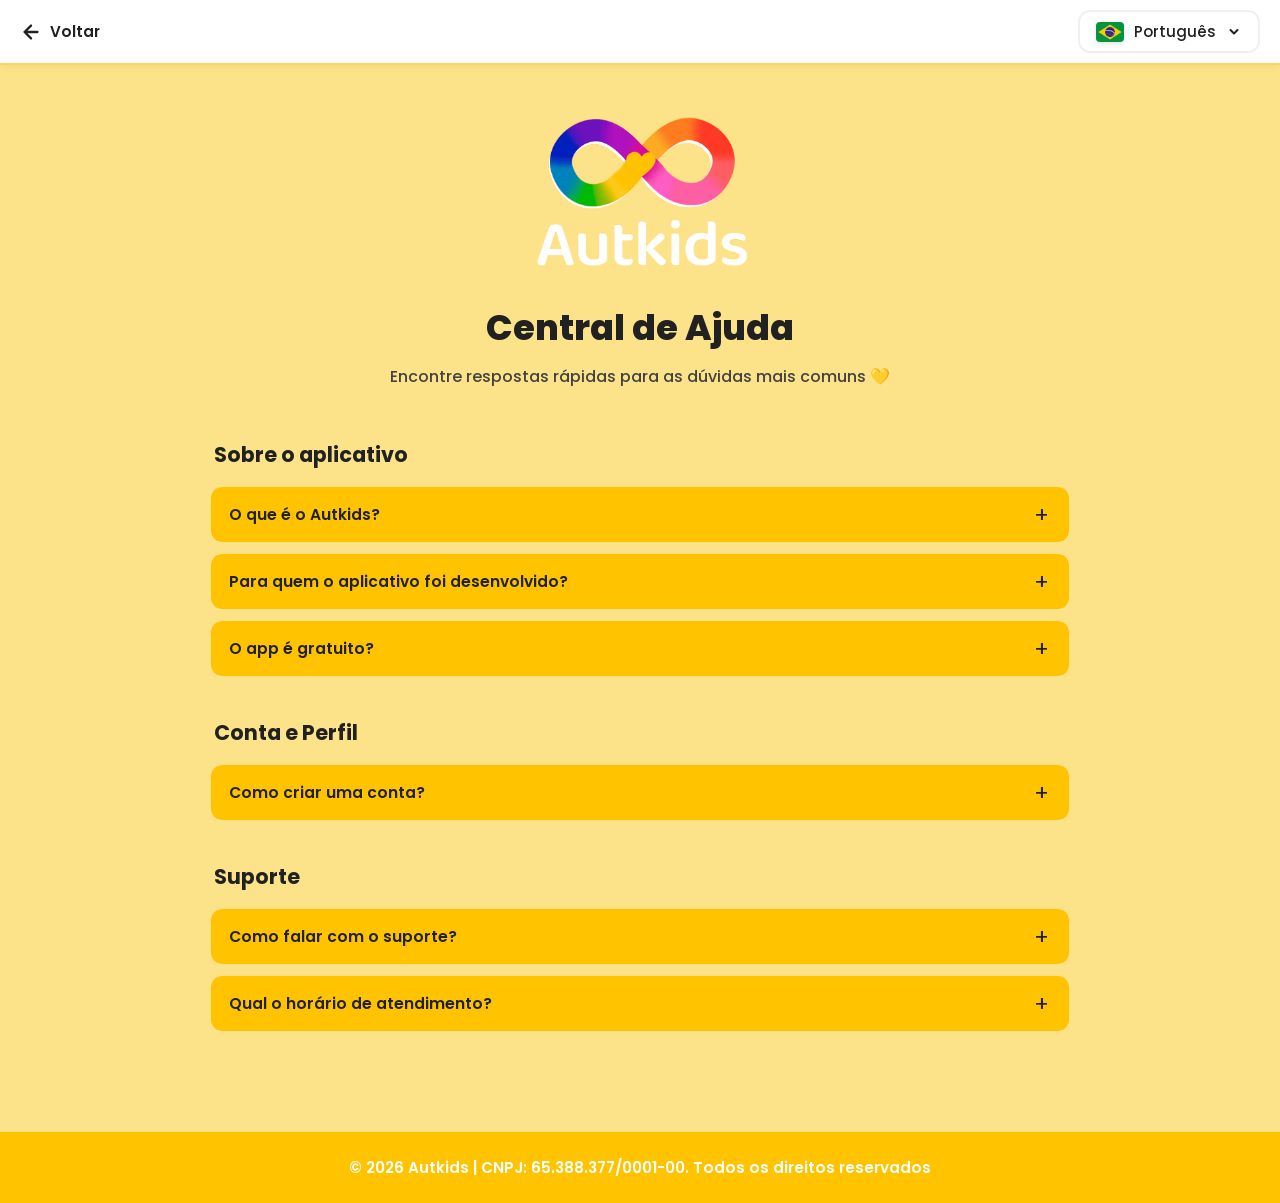
<file: faq/faq.html>
<!doctype html>
<html lang="pt-br">
<head>
  <meta charset="utf-8" />
  <meta name="viewport" content="width=device-width,initial-scale=1" />
  <meta name="description" content="Central de Ajuda Autkids - Perguntas Frequentes">
  <meta name="theme-color" content="#FFC107">
  <title>Autkids | Central de Ajuda</title>
  <link rel="icon" href="../assets/favicon.png" type="image/png">
  <link rel="preconnect" href="https://fonts.googleapis.com">
  <link rel="preconnect" href="https://fonts.gstatic.com" crossorigin>
  <link href="https://fonts.googleapis.com/css2?family=Poppins:wght@400;500;600;700;800&display=swap" rel="stylesheet">
  <link rel="stylesheet" href="styles-faq.css" />
</head>

<body>

  <!-- HEADER COM SELETOR DE IDIOMA -->
  <header class="top-flags">
    <div class="language-selector">

      <a href="../index.html" class="back-btn">
        <svg width="22" height="22" viewBox="0 0 24 24" fill="none" stroke="currentColor" stroke-width="2.5" stroke-linecap="round" stroke-linejoin="round">
          <path d="M19 12H5M12 19l-7-7 7-7"/>
        </svg>
        <span data-i18n="btn_back">Voltar</span>
      </a>

      <div style="position: relative;">
        <button class="language-trigger" id="langTrigger">
          <img id="currentFlag" src="../assets/bandeiras/brasil.png" alt="Idioma atual">
          <span id="currentLang">Português</span>
          <svg class="chevron" width="16" height="16" viewBox="0 0 16 16" fill="currentColor">
            <path d="M4.5 6L8 9.5L11.5 6" stroke="currentColor" stroke-width="2" stroke-linecap="round" stroke-linejoin="round" fill="none"/>
          </svg>
        </button>

        <div class="language-dropdown" id="langDropdown">
          <div class="language-grid">
            <button class="language-option" data-lang="pt" data-name="Português">
              <img src="../assets/bandeiras/brasil.png" alt="Brasil">
              <span>Português</span>
            </button>
            <button class="language-option" data-lang="en" data-name="English">
              <img src="../assets/bandeiras/eua.png" alt="Estados Unidos">
              <span>English</span>
            </button>
            <button class="language-option" data-lang="es" data-name="Español">
              <img src="../assets/bandeiras/espanha.png" alt="Espanha">
              <span>Español</span>
            </button>
          </div>
        </div>
      </div>

    </div>
  </header>

  <!-- HERO DA FAQ -->
  <header class="faq-header">
    <img src="../assets/Lp_inicial/LogoAutkids.png" alt="Autkids" class="faq-logo">
    <h1 data-i18n="faq_h1"></h1>
    <p data-i18n="faq_subtitle"></p>
  </header>

  <main class="faq-container">

    <section class="faq-section">
      <h2 data-i18n="faq_sec_about"></h2>
      <div class="faq-item">
        <button class="faq-question" data-i18n="faq_q_what_is"></button>
        <div class="faq-answer"><p data-i18n="faq_a_what_is"></p></div>
      </div>
      <div class="faq-item">
        <button class="faq-question" data-i18n="faq_q_who_for"></button>
        <div class="faq-answer"><p data-i18n="faq_a_who_for"></p></div>
      </div>
      <div class="faq-item">
        <button class="faq-question" data-i18n="faq_q_free"></button>
        <div class="faq-answer"><p data-i18n="faq_a_free"></p></div>
      </div>
    </section>

    <section class="faq-section">
      <h2 data-i18n="faq_sec_account"></h2>
      <div class="faq-item">
        <button class="faq-question" data-i18n="faq_q_create"></button>
        <div class="faq-answer"><p data-i18n="faq_a_create"></p></div>
      </div>
    </section>

    <section class="faq-section">
      <h2 data-i18n="faq_sec_support"></h2>
      <div class="faq-item">
        <button class="faq-question" data-i18n="faq_q_contact"></button>
        <div class="faq-answer"><p data-i18n="faq_a_contact"></p></div>
      </div>
      <div class="faq-item">
        <button class="faq-question" data-i18n="faq_q_hours"></button>
        <div class="faq-answer"><p data-i18n="faq_a_hours"></p></div>
      </div>
    </section>

  </main>

  <footer class="faq-footer">
    <p data-i18n="footer_rights"></p>
  </footer>

  <script src="translation-faq.js"></script>
  <script src="faq.js"></script>
</body>
</html>
</file>
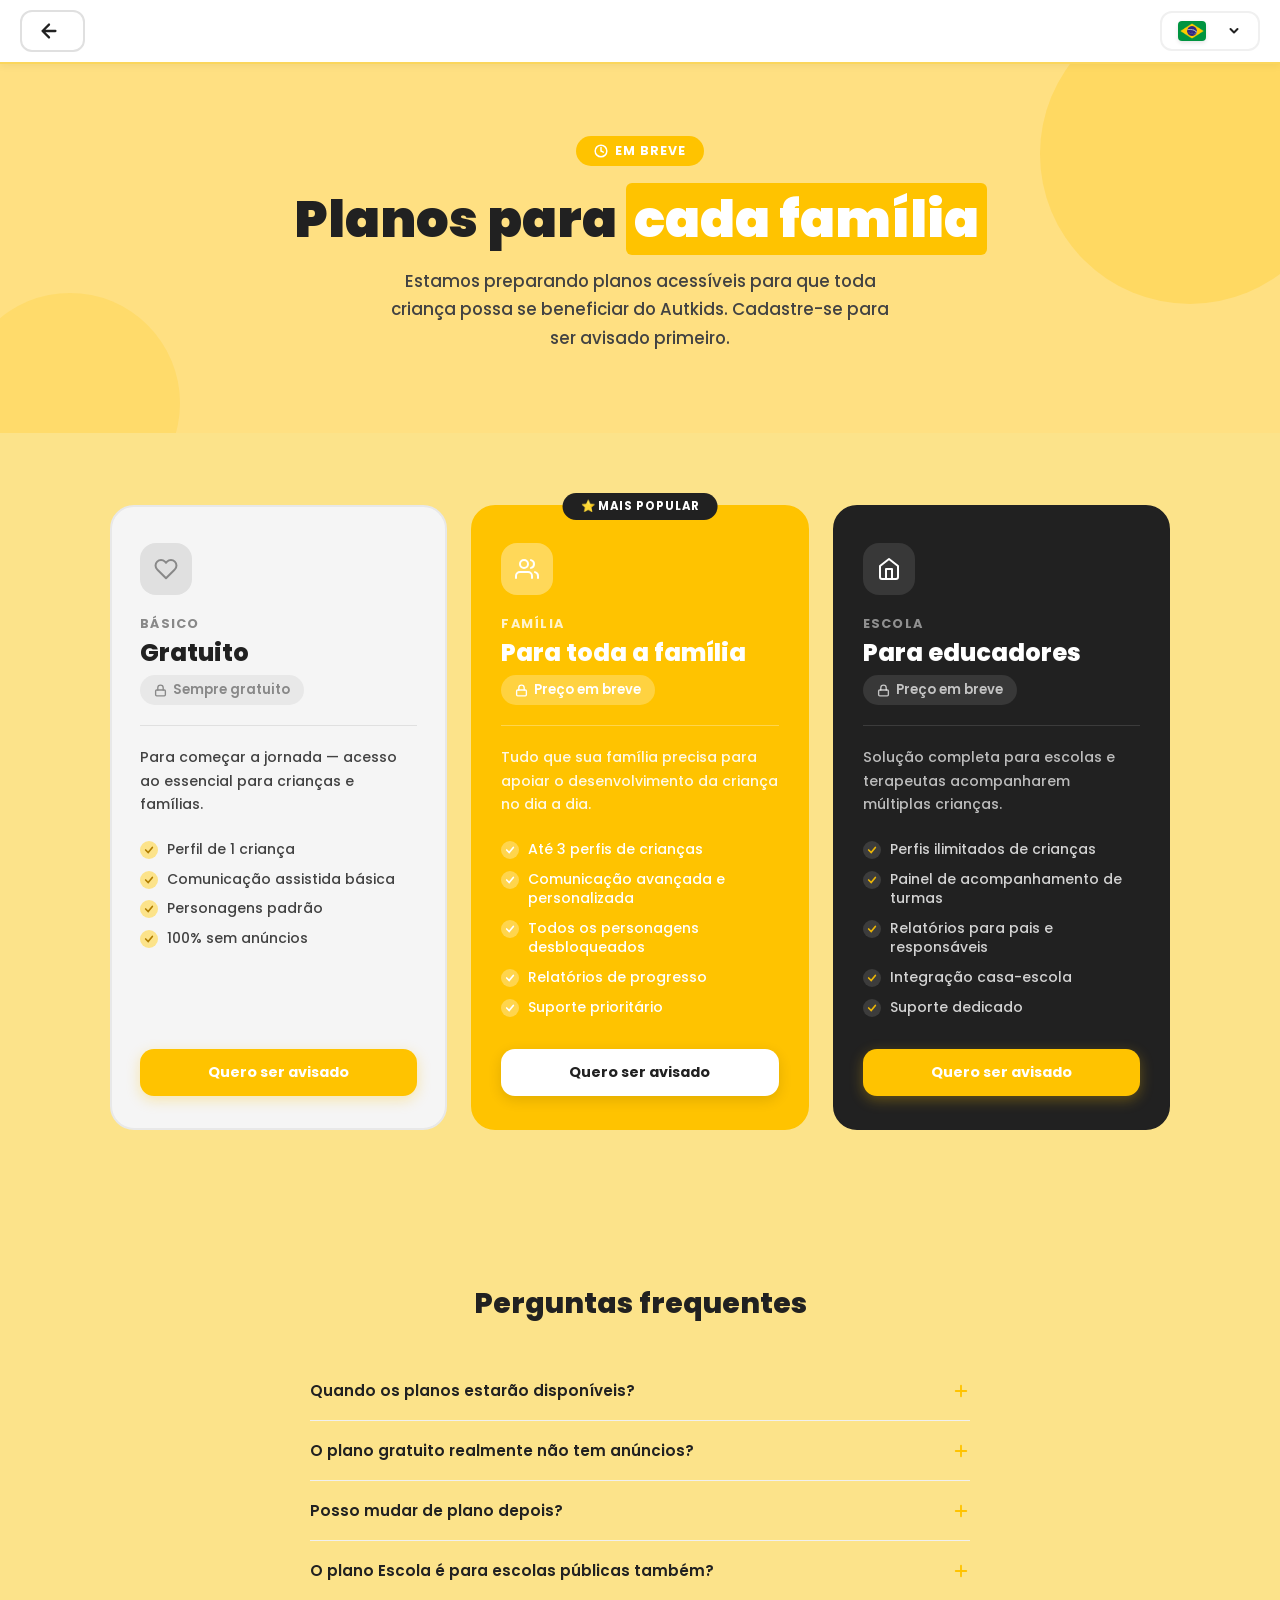
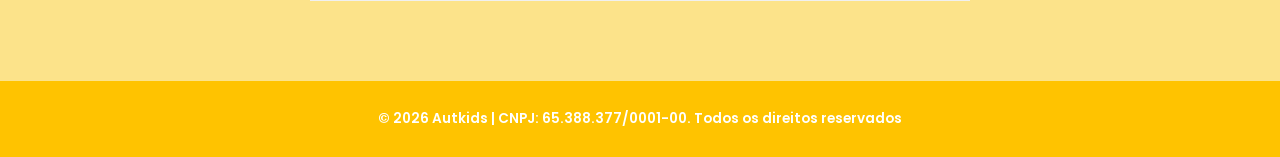
<file: pricing/pricing.html>
<!doctype html>
<html lang="pt-br">
<head>
  <meta charset="utf-8" />
  <meta name="viewport" content="width=device-width,initial-scale=1" />
  <meta name="description" content="">
  <title></title>

  <link rel="preconnect" href="https://fonts.googleapis.com">
  <link rel="preconnect" href="https://fonts.gstatic.com" crossorigin>
  <link rel="icon" href="../assets/favicon.png" type="image/png">
  <link href="https://fonts.googleapis.com/css2?family=Poppins:wght@400;500;600;700;800;900&display=swap" rel="stylesheet">

  <link rel="stylesheet" href="styles-pricing.css" />
</head>
<body>

  <header class="top-flags">
    <div class="language-selector">

      <a href="../index.html" class="back-btn">
        <svg width="22" height="22" viewBox="0 0 24 24" fill="none" stroke="currentColor" stroke-width="2.5" stroke-linecap="round" stroke-linejoin="round">
          <path d="M19 12H5M12 19l-7-7 7-7"/>
        </svg>
        <span data-i18n="btn_back"></span>
      </a>

      <div style="position: relative;">
        <button class="language-trigger" id="langTrigger">
          <img id="currentFlag" src="../assets/bandeiras/brasil.png" alt="">
          <span id="currentLang"></span>
          <svg class="chevron" width="16" height="16" viewBox="0 0 16 16" fill="currentColor">
            <path d="M4.5 6L8 9.5L11.5 6" stroke="currentColor" stroke-width="2" stroke-linecap="round" stroke-linejoin="round" fill="none"/>
          </svg>
        </button>

        <div class="language-dropdown" id="langDropdown">
          <div class="language-grid">
            <button class="language-option" data-lang="pt" data-name="">
              <img src="../assets/bandeiras/brasil.png" alt="">
              <span></span>
            </button>
            <button class="language-option" data-lang="en" data-name="">
              <img src="../assets/bandeiras/eua.png" alt="">
              <span></span>
            </button>
            <button class="language-option" data-lang="es" data-name="">
              <img src="../assets/bandeiras/espanha.png" alt="">
              <span></span>
            </button>
          </div>
        </div>
      </div>

    </div>
  </header>

  <section class="hero">
    <div class="hero-inner">
      <div class="hero-badge">
        <svg viewBox="0 0 24 24" fill="none" stroke="currentColor" stroke-width="2.5" stroke-linecap="round" stroke-linejoin="round"><circle cx="12" cy="12" r="10"/><polyline points="12 6 12 12 16 14"/></svg>
        <span data-i18n="hero_badge"></span>
      </div>
      <h1 data-i18n="hero_title"></h1>
      <p data-i18n="hero_desc"></p>
    </div>
  </section>

  <section class="plans-section">
    <div class="plans-grid">

      <div class="plan-card plan-free">
        <div class="plan-icon">
          <svg viewBox="0 0 24 24" fill="none" stroke="#888" stroke-width="2" stroke-linecap="round" stroke-linejoin="round"><path d="M20.84 4.61a5.5 5.5 0 0 0-7.78 0L12 5.67l-1.06-1.06a5.5 5.5 0 0 0-7.78 7.78l1.06 1.06L12 21.23l7.78-7.78 1.06-1.06a5.5 5.5 0 0 0 0-7.78z"/></svg>
        </div>
        <p class="plan-name" data-i18n="plan_free_name"></p>
        <h2 class="plan-title" data-i18n="plan_free_title"></h2>
        <div class="plan-price">
          <span class="price-lock">
            <svg viewBox="0 0 24 24" fill="none" stroke="currentColor" stroke-width="2.5" stroke-linecap="round" stroke-linejoin="round"><rect x="3" y="11" width="18" height="11" rx="2" ry="2"/><path d="M7 11V7a5 5 0 0 1 10 0v4"/></svg>
            <span data-i18n="plan_free_lock"></span>
          </span>
        </div>
        <div class="plan-divider"></div>
        <p class="plan-desc" data-i18n="plan_free_desc"></p>
        <ul class="plan-features">
          <li>
            <span class="feat-dot"><svg viewBox="0 0 12 12" fill="none" stroke="#b07d00" stroke-width="2" stroke-linecap="round"><polyline points="2 6 5 9 10 3"/></svg></span>
            <span data-i18n="plan_free_f1"></span>
          </li>
          <li>
            <span class="feat-dot"><svg viewBox="0 0 12 12" fill="none" stroke="#b07d00" stroke-width="2" stroke-linecap="round"><polyline points="2 6 5 9 10 3"/></svg></span>
            <span data-i18n="plan_free_f2"></span>
          </li>
          <li>
            <span class="feat-dot"><svg viewBox="0 0 12 12" fill="none" stroke="#b07d00" stroke-width="2" stroke-linecap="round"><polyline points="2 6 5 9 10 3"/></svg></span>
            <span data-i18n="plan_free_f3"></span>
          </li>
          <li>
            <span class="feat-dot"><svg viewBox="0 0 12 12" fill="none" stroke="#b07d00" stroke-width="2" stroke-linecap="round"><polyline points="2 6 5 9 10 3"/></svg></span>
            <span data-i18n="plan_free_f4"></span>
          </li>
        </ul>
        <a href="#waitlist" class="plan-cta" data-i18n="plan_free_cta"></a>
      </div>

      <div class="plan-card plan-family">
        <span class="popular-badge" data-i18n="popular_badge"></span>
        <div class="plan-icon">
          <svg viewBox="0 0 24 24" fill="none" stroke="white" stroke-width="2" stroke-linecap="round" stroke-linejoin="round"><path d="M17 21v-2a4 4 0 0 0-4-4H5a4 4 0 0 0-4 4v2"/><circle cx="9" cy="7" r="4"/><path d="M23 21v-2a4 4 0 0 0-3-3.87"/><path d="M16 3.13a4 4 0 0 1 0 7.75"/></svg>
        </div>
        <p class="plan-name" data-i18n="plan_family_name"></p>
        <h2 class="plan-title" data-i18n="plan_family_title"></h2>
        <div class="plan-price">
          <span class="price-lock">
            <svg viewBox="0 0 24 24" fill="none" stroke="currentColor" stroke-width="2.5" stroke-linecap="round" stroke-linejoin="round"><rect x="3" y="11" width="18" height="11" rx="2" ry="2"/><path d="M7 11V7a5 5 0 0 1 10 0v4"/></svg>
            <span data-i18n="plan_family_lock"></span>
          </span>
        </div>
        <div class="plan-divider"></div>
        <p class="plan-desc" data-i18n="plan_family_desc"></p>
        <ul class="plan-features">
          <li>
            <span class="feat-dot"><svg viewBox="0 0 12 12" fill="none" stroke="white" stroke-width="2" stroke-linecap="round"><polyline points="2 6 5 9 10 3"/></svg></span>
            <span data-i18n="plan_family_f1"></span>
          </li>
          <li>
            <span class="feat-dot"><svg viewBox="0 0 12 12" fill="none" stroke="white" stroke-width="2" stroke-linecap="round"><polyline points="2 6 5 9 10 3"/></svg></span>
            <span data-i18n="plan_family_f2"></span>
          </li>
          <li>
            <span class="feat-dot"><svg viewBox="0 0 12 12" fill="none" stroke="white" stroke-width="2" stroke-linecap="round"><polyline points="2 6 5 9 10 3"/></svg></span>
            <span data-i18n="plan_family_f3"></span>
          </li>
          <li>
            <span class="feat-dot"><svg viewBox="0 0 12 12" fill="none" stroke="white" stroke-width="2" stroke-linecap="round"><polyline points="2 6 5 9 10 3"/></svg></span>
            <span data-i18n="plan_family_f4"></span>
          </li>
          <li>
            <span class="feat-dot"><svg viewBox="0 0 12 12" fill="none" stroke="white" stroke-width="2" stroke-linecap="round"><polyline points="2 6 5 9 10 3"/></svg></span>
            <span data-i18n="plan_family_f5"></span>
          </li>
        </ul>
        <a href="#waitlist" class="plan-cta" data-i18n="plan_family_cta"></a>
      </div>

      <div class="plan-card plan-school">
        <div class="plan-icon">
          <svg viewBox="0 0 24 24" fill="none" stroke="white" stroke-width="2" stroke-linecap="round" stroke-linejoin="round"><path d="M3 9l9-7 9 7v11a2 2 0 0 1-2 2H5a2 2 0 0 1-2-2z"/><polyline points="9 22 9 12 15 12 15 22"/></svg>
        </div>
        <p class="plan-name" data-i18n="plan_school_name"></p>
        <h2 class="plan-title" data-i18n="plan_school_title"></h2>
        <div class="plan-price">
          <span class="price-lock">
            <svg viewBox="0 0 24 24" fill="none" stroke="currentColor" stroke-width="2.5" stroke-linecap="round" stroke-linejoin="round"><rect x="3" y="11" width="18" height="11" rx="2" ry="2"/><path d="M7 11V7a5 5 0 0 1 10 0v4"/></svg>
            <span data-i18n="plan_school_lock"></span>
          </span>
        </div>
        <div class="plan-divider"></div>
        <p class="plan-desc" data-i18n="plan_school_desc"></p>
        <ul class="plan-features">
          <li>
            <span class="feat-dot"><svg viewBox="0 0 12 12" fill="none" stroke="rgba(255,195,0,0.9)" stroke-width="2" stroke-linecap="round"><polyline points="2 6 5 9 10 3"/></svg></span>
            <span data-i18n="plan_school_f1"></span>
          </li>
          <li>
            <span class="feat-dot"><svg viewBox="0 0 12 12" fill="none" stroke="rgba(255,195,0,0.9)" stroke-width="2" stroke-linecap="round"><polyline points="2 6 5 9 10 3"/></svg></span>
            <span data-i18n="plan_school_f2"></span>
          </li>
          <li>
            <span class="feat-dot"><svg viewBox="0 0 12 12" fill="none" stroke="rgba(255,195,0,0.9)" stroke-width="2" stroke-linecap="round"><polyline points="2 6 5 9 10 3"/></svg></span>
            <span data-i18n="plan_school_f3"></span>
          </li>
          <li>
            <span class="feat-dot"><svg viewBox="0 0 12 12" fill="none" stroke="rgba(255,195,0,0.9)" stroke-width="2" stroke-linecap="round"><polyline points="2 6 5 9 10 3"/></svg></span>
            <span data-i18n="plan_school_f4"></span>
          </li>
          <li>
            <span class="feat-dot"><svg viewBox="0 0 12 12" fill="none" stroke="rgba(255,195,0,0.9)" stroke-width="2" stroke-linecap="round"><polyline points="2 6 5 9 10 3"/></svg></span>
            <span data-i18n="plan_school_f5"></span>
          </li>
        </ul>
        <a href="#waitlist" class="plan-cta" data-i18n="plan_school_cta"></a>
      </div>

    </div>
  </section>

  <section class="faq-section">
    <h2 data-i18n="faq_title"></h2>

    <div class="faq-item">
      <button class="faq-q">
        <span data-i18n="faq_q1"></span>
        <svg viewBox="0 0 24 24" fill="none" stroke="currentColor" stroke-width="2.5" stroke-linecap="round" stroke-linejoin="round"><line x1="12" y1="5" x2="12" y2="19"/><line x1="5" y1="12" x2="19" y2="12"/></svg>
      </button>
      <p class="faq-a" data-i18n="faq_a1"></p>
    </div>

    <div class="faq-item">
      <button class="faq-q">
        <span data-i18n="faq_q2"></span>
        <svg viewBox="0 0 24 24" fill="none" stroke="currentColor" stroke-width="2.5" stroke-linecap="round" stroke-linejoin="round"><line x1="12" y1="5" x2="12" y2="19"/><line x1="5" y1="12" x2="19" y2="12"/></svg>
      </button>
      <p class="faq-a" data-i18n="faq_a2"></p>
    </div>

    <div class="faq-item">
      <button class="faq-q">
        <span data-i18n="faq_q3"></span>
        <svg viewBox="0 0 24 24" fill="none" stroke="currentColor" stroke-width="2.5" stroke-linecap="round" stroke-linejoin="round"><line x1="12" y1="5" x2="12" y2="19"/><line x1="5" y1="12" x2="19" y2="12"/></svg>
      </button>
      <p class="faq-a" data-i18n="faq_a3"></p>
    </div>

    <div class="faq-item">
      <button class="faq-q">
        <span data-i18n="faq_q4"></span>
        <svg viewBox="0 0 24 24" fill="none" stroke="currentColor" stroke-width="2.5" stroke-linecap="round" stroke-linejoin="round"><line x1="12" y1="5" x2="12" y2="19"/><line x1="5" y1="12" x2="19" y2="12"/></svg>
      </button>
      <p class="faq-a" data-i18n="faq_a4"></p>
    </div>
  </section>

  <footer class="footer-mini">
    <span data-i18n="footer_rights"></span>
  </footer>

  <script src="translation-pricing.js"></script>
  <script src="pricing.js"></script>

</body>
</html>
</file>
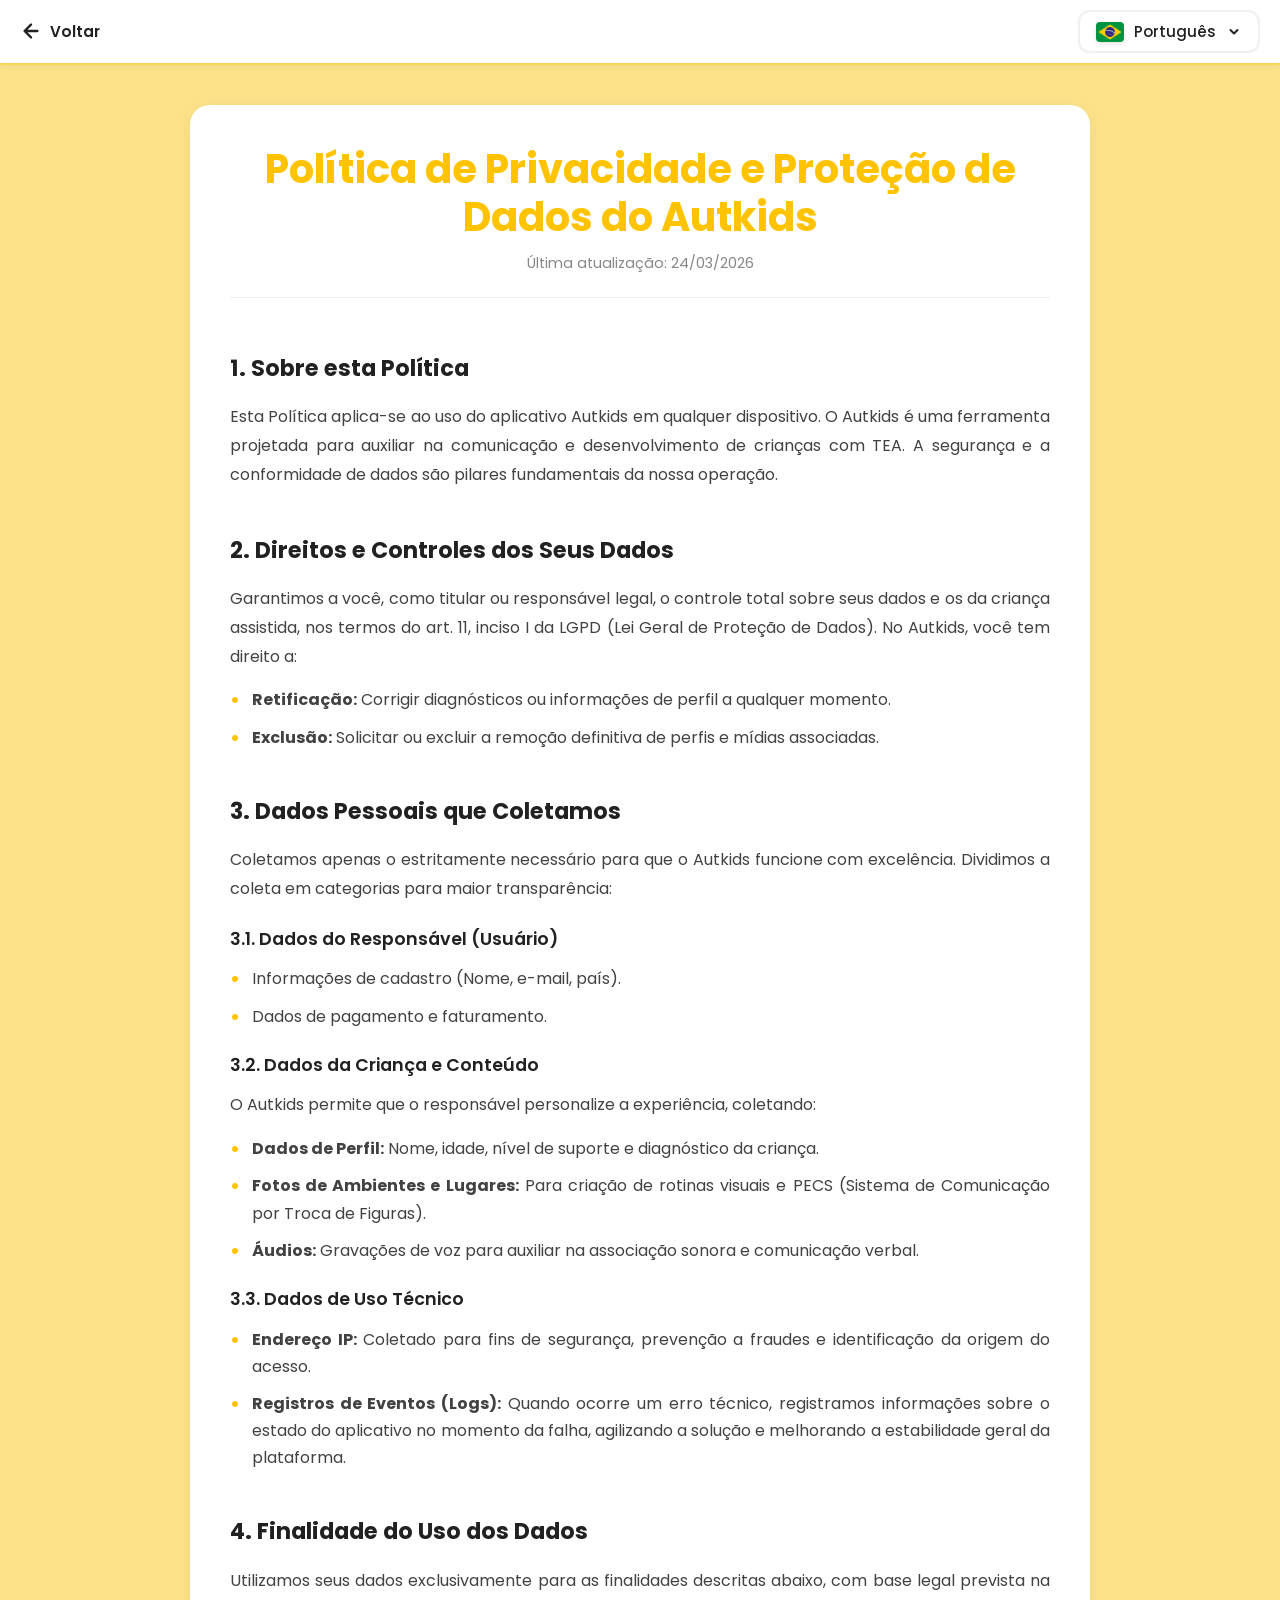
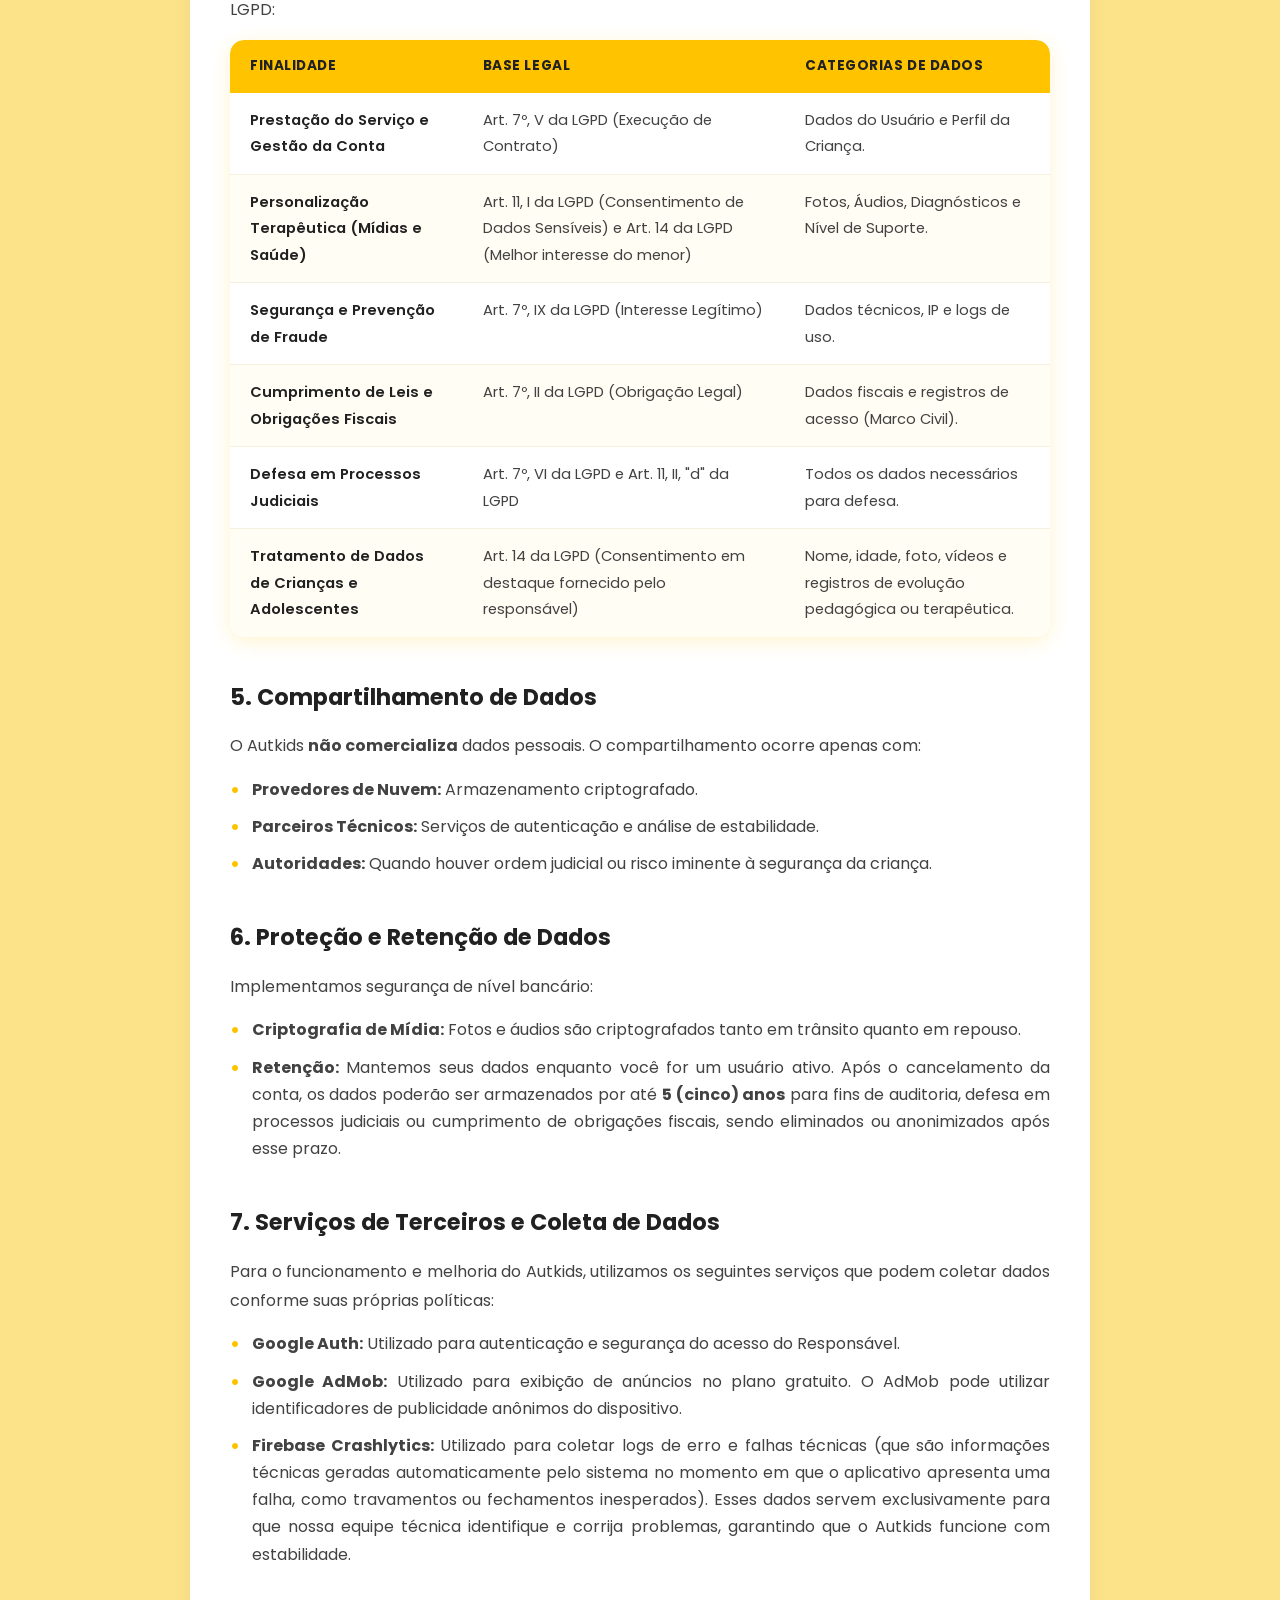
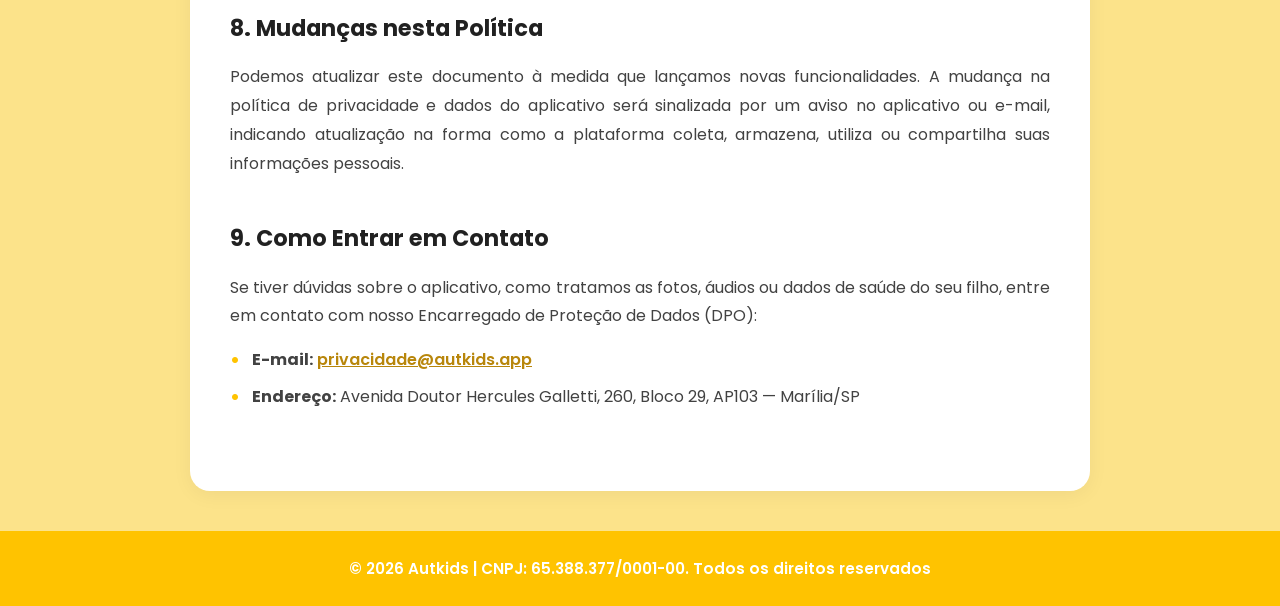
<file: privacy-policy/privacy.html>
<!doctype html>
<html lang="pt-br">
<head>
  <meta charset="utf-8" />
  <meta name="viewport" content="width=device-width,initial-scale=1" />
  <meta name="description" content="Política de Privacidade - Autkids">
  <meta name="theme-color" content="#FFC107">
  <title>Autkids | Política de Privacidade</title>
  <link rel="icon" href="../assets/favicon.png" type="image/png">
  <link rel="preconnect" href="https://fonts.googleapis.com">
  <link rel="preconnect" href="https://fonts.gstatic.com" crossorigin>
  <link href="https://fonts.googleapis.com/css2?family=Poppins:wght@400;500;600;700;800&display=swap" rel="stylesheet">
  <link rel="stylesheet" href="styles-privacy.css" />
</head>

<body>

  <!-- HEADER COM SELETOR DE IDIOMA -->
  <header class="top-flags">
    <div class="language-selector">

      <a href="../index.html" class="back-btn">
        <svg width="22" height="22" viewBox="0 0 24 24" fill="none" stroke="currentColor" stroke-width="2.5" stroke-linecap="round" stroke-linejoin="round">
          <path d="M19 12H5M12 19l-7-7 7-7"/>
        </svg>
        <span data-i18n="btn_back">Voltar</span>
      </a>

      <div style="position: relative;">
        <button class="language-trigger" id="langTrigger">
          <img id="currentFlag" src="../assets/bandeiras/brasil.png" alt="Idioma atual">
          <span id="currentLang">Português</span>
          <svg class="chevron" width="16" height="16" viewBox="0 0 16 16" fill="currentColor">
            <path d="M4.5 6L8 9.5L11.5 6" stroke="currentColor" stroke-width="2" stroke-linecap="round" stroke-linejoin="round" fill="none"/>
          </svg>
        </button>

        <div class="language-dropdown" id="langDropdown">
          <div class="language-grid">
            <button class="language-option" data-lang="pt" data-name="Português">
              <img src="../assets/bandeiras/brasil.png" alt="Brasil">
              <span>Português</span>
            </button>
            <button class="language-option" data-lang="en" data-name="English">
              <img src="../assets/bandeiras/eua.png" alt="Estados Unidos">
              <span>English</span>
            </button>
            <button class="language-option" data-lang="es" data-name="Español">
              <img src="../assets/bandeiras/espanha.png" alt="Espanha">
              <span>Español</span>
            </button>
          </div>
        </div>
      </div>

    </div>
  </header>

  <!-- CONTEÚDO -->
  <main class="privacy-container">
    <h1 data-i18n="privacy_title"></h1>
    <p class="last-update"><span data-i18n="last_update"></span> 24/03/2026</p>

    <div class="legal-content">

      <!-- SEÇÃO 1 -->
      <section>
        <h2 data-i18n="sec_1_title"></h2>
        <p data-i18n="sec_1_text"></p>
      </section>

      <!-- SEÇÃO 2 -->
      <section>
        <h2 data-i18n="sec_2_title"></h2>
        <p data-i18n="sec_2_text"></p>
        <ul class="policy-list">
          <li data-i18n="sec_2_li1"></li>
          <li data-i18n="sec_2_li2"></li>
        </ul>
      </section>

      <!-- SEÇÃO 3 -->
      <section>
        <h2 data-i18n="sec_3_title"></h2>
        <p data-i18n="sec_3_text"></p>

        <h3 data-i18n="sec_3_1_title"></h3>
        <ul class="policy-list">
          <li data-i18n="sec_3_1_li1"></li>
          <li data-i18n="sec_3_1_li2"></li>
        </ul>

        <h3 data-i18n="sec_3_2_title"></h3>
        <p data-i18n="sec_3_2_text"></p>
        <ul class="policy-list">
          <li data-i18n="sec_3_2_li1"></li>
          <li data-i18n="sec_3_2_li2"></li>
          <li data-i18n="sec_3_2_li3"></li>
        </ul>

        <h3 data-i18n="sec_3_3_title"></h3>
        <ul class="policy-list">
          <li data-i18n="sec_3_3_li1"></li>
          <li data-i18n="sec_3_3_li2"></li>
        </ul>
      </section>

      <!-- SEÇÃO 4 — COM TABELA -->
      <section>
        <h2 data-i18n="sec_4_title"></h2>
        <p data-i18n="sec_4_text"></p>
        <div class="table-wrapper">
          <table class="data-purpose-table">
            <thead>
              <tr>
                <th data-i18n="table_col_1"></th>
                <th data-i18n="table_col_2"></th>
                <th data-i18n="table_col_3"></th>
              </tr>
            </thead>
            <tbody>
              <tr>
                <td data-i18n="table_row_1_col_1"></td>
                <td data-i18n="table_row_1_col_2"></td>
                <td data-i18n="table_row_1_col_3"></td>
              </tr>
              <tr>
                <td data-i18n="table_row_2_col_1"></td>
                <td data-i18n="table_row_2_col_2"></td>
                <td data-i18n="table_row_2_col_3"></td>
              </tr>
              <tr>
                <td data-i18n="table_row_3_col_1"></td>
                <td data-i18n="table_row_3_col_2"></td>
                <td data-i18n="table_row_3_col_3"></td>
              </tr>
              <tr>
                <td data-i18n="table_row_4_col_1"></td>
                <td data-i18n="table_row_4_col_2"></td>
                <td data-i18n="table_row_4_col_3"></td>
              </tr>
              <tr>
                <td data-i18n="table_row_5_col_1"></td>
                <td data-i18n="table_row_5_col_2"></td>
                <td data-i18n="table_row_5_col_3"></td>
              </tr>
              <tr>
                <td data-i18n="table_row_6_col_1"></td>
                <td data-i18n="table_row_6_col_2"></td>
                <td data-i18n="table_row_6_col_3"></td>
              </tr>
            </tbody>
          </table>
        </div>
      </section>

      <!-- SEÇÃO 5 -->
      <section>
        <h2 data-i18n="sec_5_title"></h2>
        <p data-i18n="sec_5_text"></p>
        <ul class="policy-list">
          <li data-i18n="sec_5_li1"></li>
          <li data-i18n="sec_5_li2"></li>
          <li data-i18n="sec_5_li3"></li>
        </ul>
      </section>

      <!-- SEÇÃO 6 -->
      <section>
        <h2 data-i18n="sec_6_title"></h2>
        <p data-i18n="sec_6_text"></p>
        <ul class="policy-list">
          <li data-i18n="sec_6_li1"></li>
          <li data-i18n="sec_6_li2"></li>
        </ul>
      </section>

      <!-- SEÇÃO 7 — SERVIÇOS DE TERCEIROS -->
      <section>
        <h2 data-i18n="sec_7_title"></h2>
        <p data-i18n="sec_7_text"></p>
        <ul class="policy-list">
          <li data-i18n="sec_7_li1"></li>
          <li data-i18n="sec_7_li2"></li>
          <li data-i18n="sec_7_li3"></li>
        </ul>
      </section>

      <!-- SEÇÃO 8 -->
      <section>
        <h2 data-i18n="sec_8_title"></h2>
        <p data-i18n="sec_8_text"></p>
      </section>

      <!-- SEÇÃO 9 -->
      <section>
        <h2 data-i18n="sec_9_title"></h2>
        <p data-i18n="sec_9_text"></p>
        <ul class="policy-list">
          <li data-i18n="sec_9_li1"></li>
          <li data-i18n="sec_9_li2"></li>
        </ul>
      </section>

    </div>
  </main>

  <footer class="privacy-footer">
    <p data-i18n="footer_rights"></p>
  </footer>

  <script src="translation-privacy.js"></script>
  <script src="privacy.js"></script>
</body>
</html>
</file>
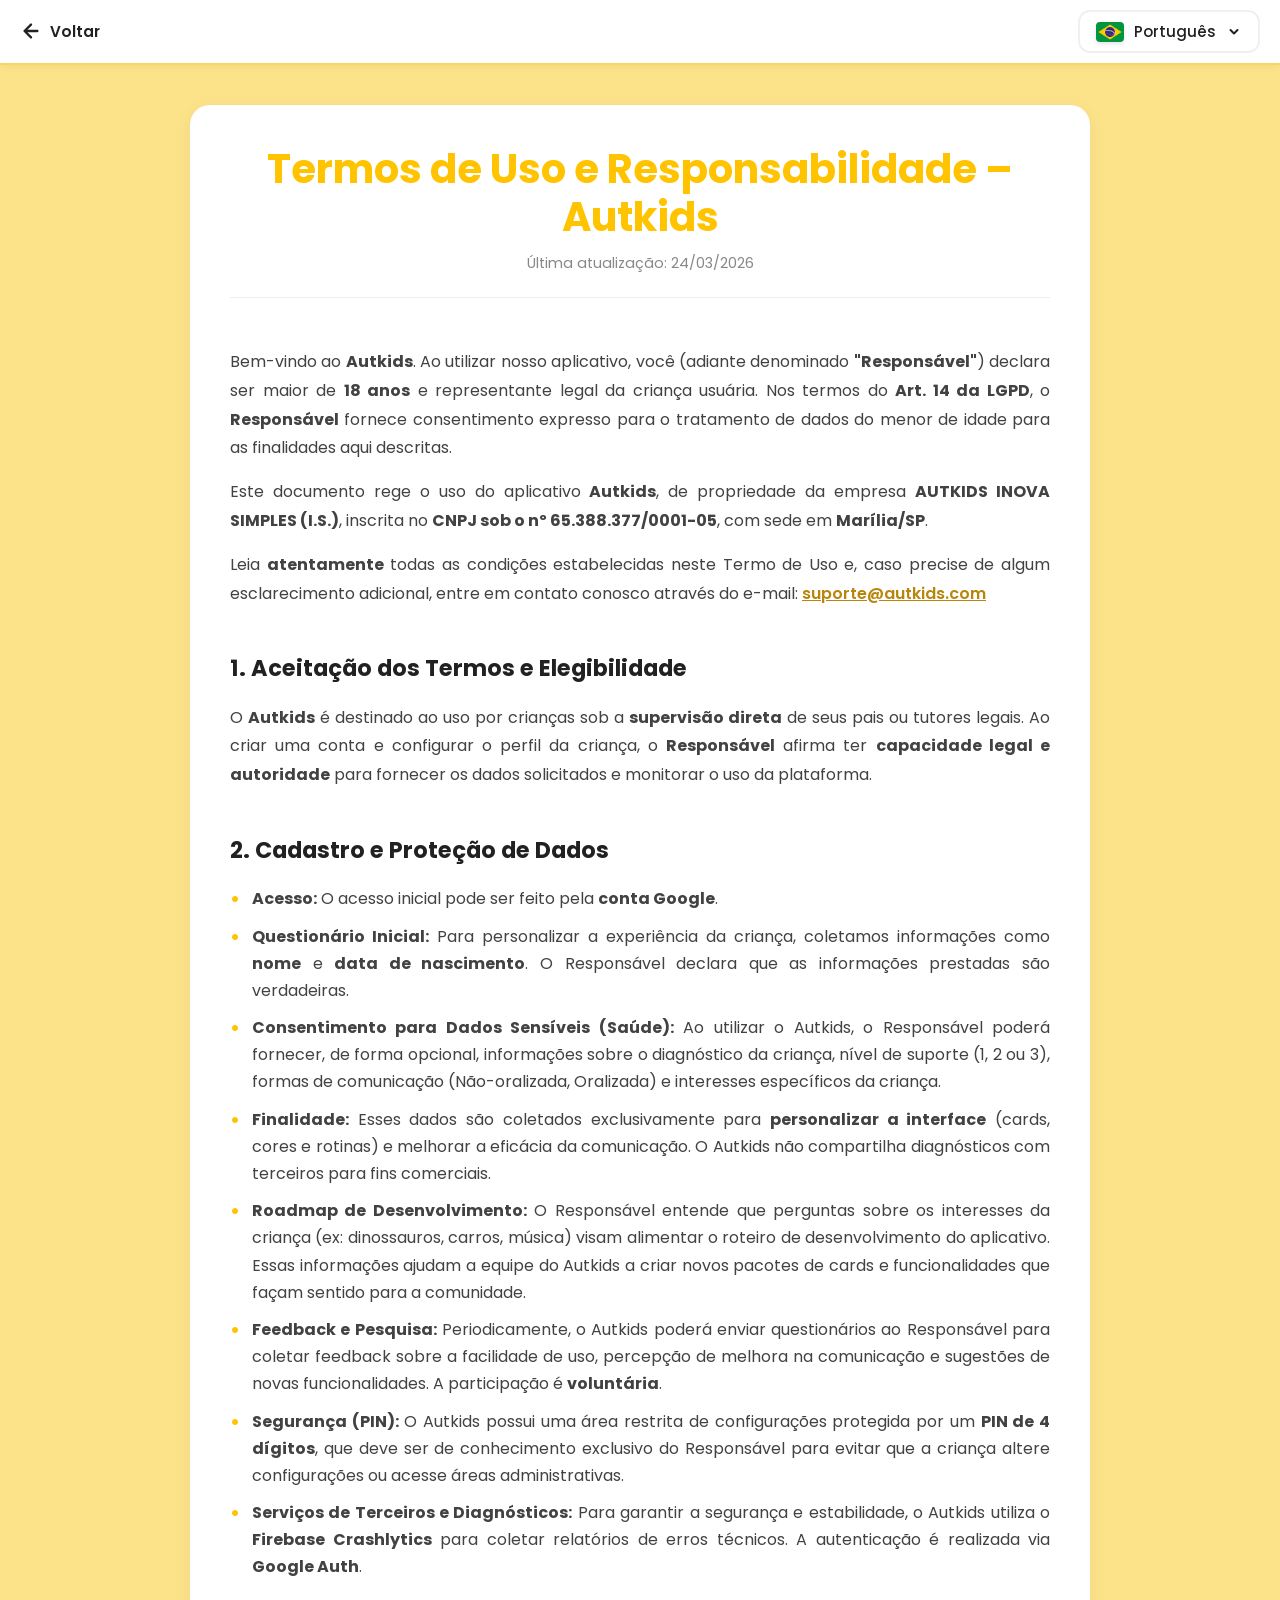
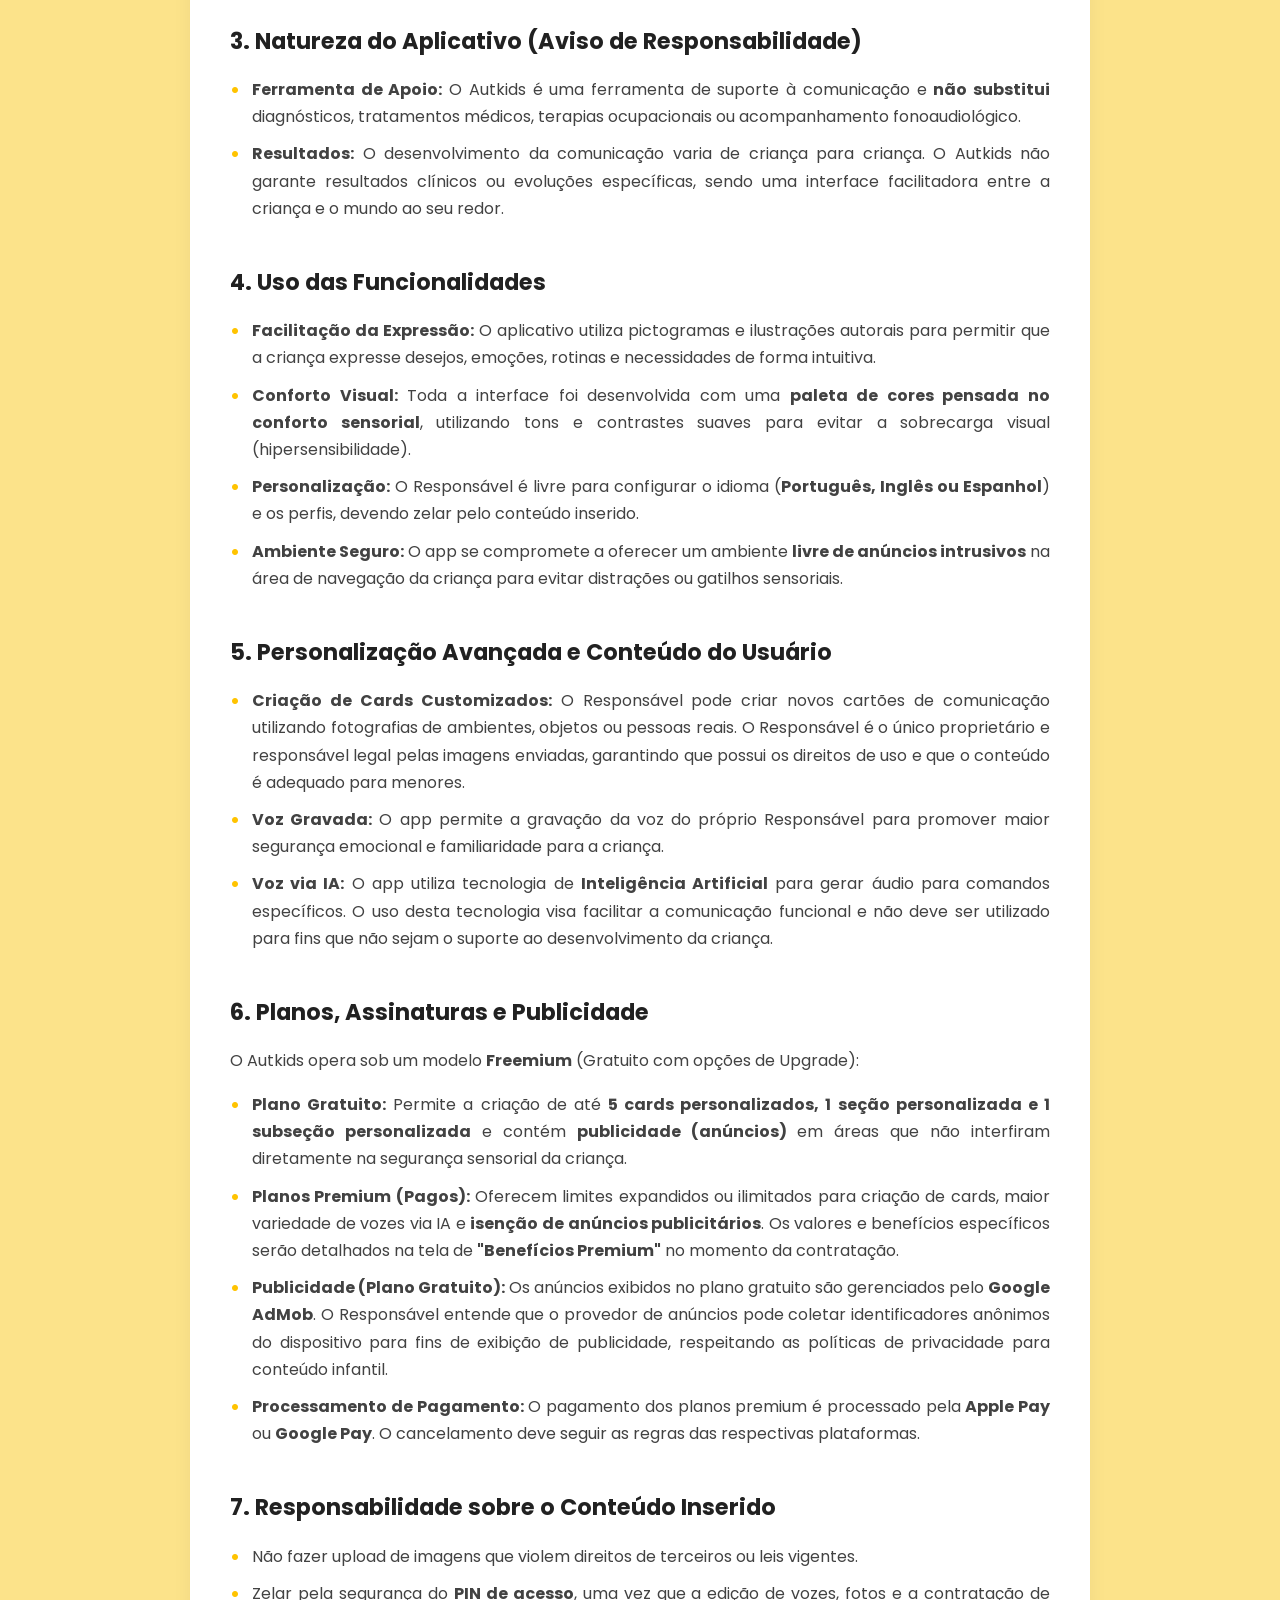
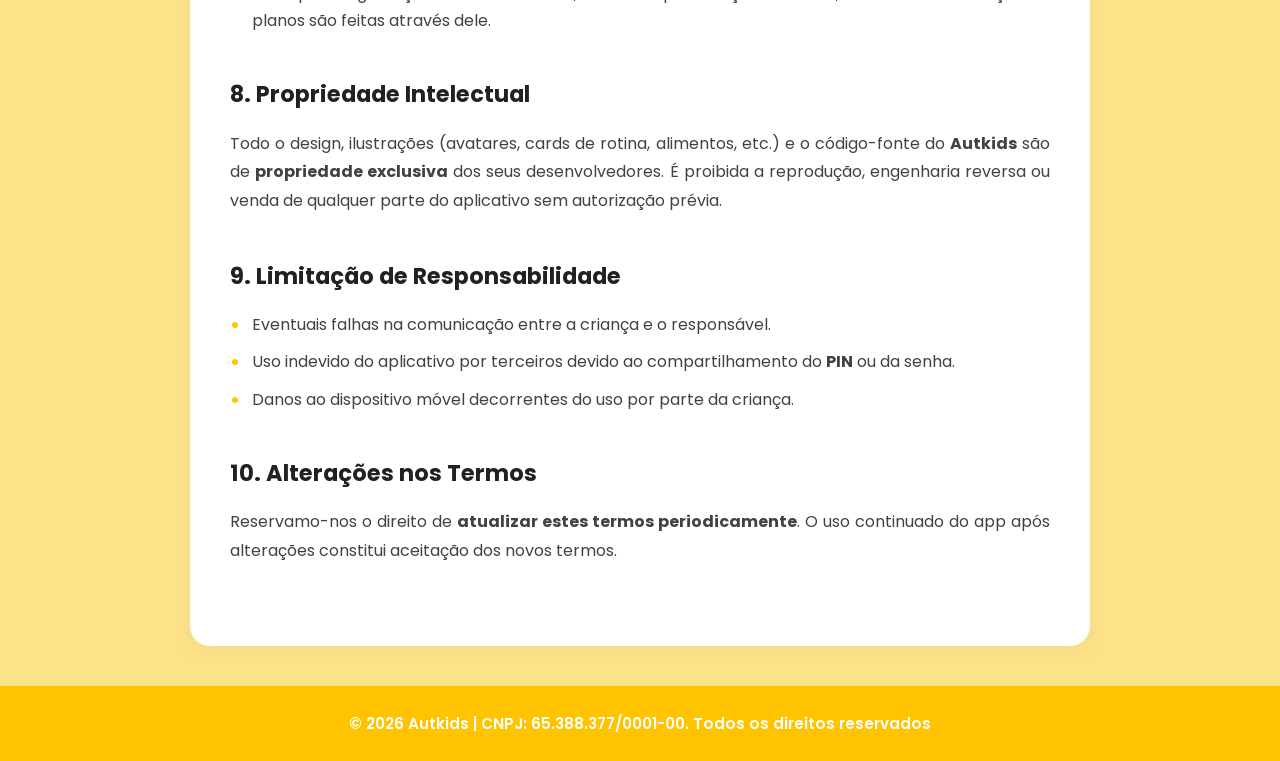
<file: terms-of-use/terms.html>
<!doctype html>
<html lang="pt-br">
<head>
  <meta charset="utf-8" />
  <meta name="viewport" content="width=device-width,initial-scale=1" />
  <meta name="description" content="Termos de Uso - Autkids">
  <meta name="theme-color" content="#FFC107">
  <title>Autkids | Termos de Uso</title>
  <link rel="icon" href="../assets/favicon.png" type="image/png">
  <link rel="preconnect" href="https://fonts.googleapis.com">
  <link rel="preconnect" href="https://fonts.gstatic.com" crossorigin>
  <link href="https://fonts.googleapis.com/css2?family=Poppins:wght@400;500;600;700;800&display=swap" rel="stylesheet">
  <link rel="stylesheet" href="styles-terms.css" />
</head>

<body>

  <!-- HEADER COM SELETOR DE IDIOMA -->
  <header class="top-flags">
    <div class="language-selector">

      <a href="../index.html" class="back-btn">
        <svg width="22" height="22" viewBox="0 0 24 24" fill="none" stroke="currentColor" stroke-width="2.5" stroke-linecap="round" stroke-linejoin="round">
          <path d="M19 12H5M12 19l-7-7 7-7"/>
        </svg>
        <span data-i18n="btn_back">Voltar</span>
      </a>

      <div style="position: relative;">
        <button class="language-trigger" id="langTrigger">
          <img id="currentFlag" src="../assets/bandeiras/brasil.png" alt="Idioma atual">
          <span id="currentLang">Português</span>
          <svg class="chevron" width="16" height="16" viewBox="0 0 16 16" fill="currentColor">
            <path d="M4.5 6L8 9.5L11.5 6" stroke="currentColor" stroke-width="2" stroke-linecap="round" stroke-linejoin="round" fill="none"/>
          </svg>
        </button>

        <div class="language-dropdown" id="langDropdown">
          <div class="language-grid">
            <button class="language-option" data-lang="pt" data-name="Português">
              <img src="../assets/bandeiras/brasil.png" alt="Brasil">
              <span>Português</span>
            </button>
            <button class="language-option" data-lang="en" data-name="English">
              <img src="../assets/bandeiras/eua.png" alt="Estados Unidos">
              <span>English</span>
            </button>
            <button class="language-option" data-lang="es" data-name="Español">
              <img src="../assets/bandeiras/espanha.png" alt="Espanha">
              <span>Español</span>
            </button>
          </div>
        </div>
      </div>

    </div>
  </header>

  <!-- CONTEÚDO -->
  <main class="privacy-container">
    <h1 data-i18n="terms_title"></h1>
    <p class="last-update"><span data-i18n="last_update"></span> 24/03/2026</p>

    <div class="legal-content">

      <!-- INTRO -->
      <section>
        <p data-i18n="intro_text"></p>
        <p data-i18n="intro_text2"></p>
        <p data-i18n="intro_text3"></p>
      </section>

      <!-- SEÇÃO 1 -->
      <section>
        <h2 data-i18n="sec_1_title"></h2>
        <p data-i18n="sec_1_text"></p>
      </section>

      <!-- SEÇÃO 2 -->
      <section>
        <h2 data-i18n="sec_2_title"></h2>
        <ul class="policy-list">
          <li data-i18n="sec_2_li1"></li>
          <li data-i18n="sec_2_li2"></li>
          <li data-i18n="sec_2_li3"></li>
          <li data-i18n="sec_2_li4"></li>
          <li data-i18n="sec_2_li5"></li>
          <li data-i18n="sec_2_li6"></li>
          <li data-i18n="sec_2_li7"></li>
          <li data-i18n="sec_2_li8"></li>
        </ul>
      </section>

      <!-- SEÇÃO 3 -->
      <section>
        <h2 data-i18n="sec_3_title"></h2>
        <ul class="policy-list">
          <li data-i18n="sec_3_li1"></li>
          <li data-i18n="sec_3_li2"></li>
        </ul>
      </section>

      <!-- SEÇÃO 4 -->
      <section>
        <h2 data-i18n="sec_4_title"></h2>
        <ul class="policy-list">
          <li data-i18n="sec_4_li1"></li>
          <li data-i18n="sec_4_li2"></li>
          <li data-i18n="sec_4_li3"></li>
          <li data-i18n="sec_4_li4"></li>
        </ul>
      </section>

      <!-- SEÇÃO 5 -->
      <section>
        <h2 data-i18n="sec_5_title"></h2>
        <ul class="policy-list">
          <li data-i18n="sec_5_li1"></li>
          <li data-i18n="sec_5_li2"></li>
          <li data-i18n="sec_5_li3"></li>
        </ul>
      </section>

      <!-- SEÇÃO 6 -->
      <section>
        <h2 data-i18n="sec_6_title"></h2>
        <p data-i18n="sec_6_intro"></p>
        <ul class="policy-list">
          <li data-i18n="sec_6_li1"></li>
          <li data-i18n="sec_6_li2"></li>
          <li data-i18n="sec_6_li3"></li>
          <li data-i18n="sec_6_li4"></li>
        </ul>
      </section>

      <!-- SEÇÃO 7 -->
      <section>
        <h2 data-i18n="sec_7_title"></h2>
        <ul class="policy-list">
          <li data-i18n="sec_7_li1"></li>
          <li data-i18n="sec_7_li2"></li>
        </ul>
      </section>

      <!-- SEÇÃO 8 -->
      <section>
        <h2 data-i18n="sec_8_title"></h2>
        <p data-i18n="sec_8_text"></p>
      </section>

      <!-- SEÇÃO 9 -->
      <section>
        <h2 data-i18n="sec_9_title"></h2>
        <ul class="policy-list">
          <li data-i18n="sec_9_li1"></li>
          <li data-i18n="sec_9_li2"></li>
          <li data-i18n="sec_9_li3"></li>
        </ul>
      </section>

      <!-- SEÇÃO 10 -->
      <section>
        <h2 data-i18n="sec_10_title"></h2>
        <p data-i18n="sec_10_text"></p>
      </section>


    </div>
  </main>

  <footer class="privacy-footer">
    <p data-i18n="footer_rights"></p>
  </footer>

  <script src="translation-terms.js"></script>
  <script src="terms.js"></script>
</body>
</html>
</file>
<file: faq/styles-faq.css>
/* ========================================
   RESET BASE
======================================== */
* {
  margin: 0;
  padding: 0;
  box-sizing: border-box;
}

:root {
  --primary-yellow: #FFC300;
  --secondary-yellow: #fce38a;
  --text-dark: #212121;
  --text-gray: #424242;
  --bg-white: #FFFFFF;
}

body {
  font-family: "Poppins", sans-serif;
  background: #fce38a;
  color: #333;
}

/* ========================================
   HEADER COM SELETOR DE IDIOMA
======================================== */
.top-flags {
  background: #ffffff;
  padding: 0;
  border-bottom: 2px solid #fbd65c;
  position: sticky;
  top: 0;
  z-index: 1000;
  box-shadow: 0 2px 8px rgba(0, 0, 0, 0.05);
}

.language-selector {
  max-width: 1400px;
  margin: 0 auto;
  display: flex;
  justify-content: space-between;
  align-items: center;
  padding: 10px 20px;
  position: relative;
}

/* Botão Voltar */
.back-btn {
  display: flex;
  align-items: center;
  gap: 8px;
  text-decoration: none;
  color: var(--text-dark);
  font-weight: 600;
  font-family: 'Poppins', sans-serif;
  font-size: 0.95rem;
  transition: color 0.3s ease;
}

.back-btn:hover {
  color: var(--primary-yellow);
}

/* Trigger do idioma */
.language-trigger {
  display: flex;
  align-items: center;
  gap: 10px;
  padding: 8px 16px;
  background: var(--bg-white);
  border: 2px solid #f0f0f0;
  border-radius: 12px;
  cursor: pointer;
  transition: all 0.3s ease;
  font-family: 'Poppins', sans-serif;
  font-weight: 500;
  font-size: 0.95rem;
  color: var(--text-dark);
}

.language-trigger:hover {
  border-color: var(--primary-yellow);
  box-shadow: 0 4px 12px rgba(255, 195, 0, 0.15);
}

.language-trigger img {
  width: 28px;
  height: 20px;
  border-radius: 4px;
  object-fit: cover;
  box-shadow: 0 2px 4px rgba(0, 0, 0, 0.1);
}

.language-trigger .chevron {
  transition: transform 0.3s ease;
}

.language-trigger.active .chevron {
  transform: rotate(180deg);
}

/* Dropdown */
.language-dropdown {
  position: absolute;
  top: calc(100% + 8px);
  right: 20px;
  background: white;
  border-radius: 16px;
  box-shadow: 0 8px 32px rgba(0, 0, 0, 0.12);
  padding: 12px;
  opacity: 0;
  visibility: hidden;
  transform: translateY(-10px);
  transition: all 0.3s ease;
  min-width: 360px;
  z-index: 1001;
}

.language-dropdown.active {
  opacity: 1;
  visibility: visible;
  transform: translateY(0);
}

.language-grid {
  display: grid;
  grid-template-columns: repeat(2, 1fr);
  gap: 8px;
}

.language-option {
  display: flex;
  align-items: center;
  gap: 12px;
  padding: 12px 16px;
  border: 2px solid #f0f0f0;
  border-radius: 12px;
  background: white;
  cursor: pointer;
  transition: all 0.3s ease;
  font-family: 'Poppins', sans-serif;
  font-weight: 500;
  font-size: 0.95rem;
  color: var(--text-dark);
}

.language-option:hover {
  border-color: var(--primary-yellow);
  background: #fffbf0;
  transform: translateY(-2px);
}

.language-option.active {
  border-color: var(--primary-yellow);
  background: var(--secondary-yellow);
}

.language-option img {
  width: 28px;
  height: 20px;
  border-radius: 4px;
  object-fit: cover;
  box-shadow: 0 2px 4px rgba(0, 0, 0, 0.1);
}

.language-option span {
  white-space: nowrap;
}

/* ========================================
   FAQ HEADER
======================================== */
.faq-header {
  text-align: center;
  padding: 50px 20px 30px;
}

.faq-logo {
  width: 220px;
  margin: 0 auto 20px;
}

.faq-header h1 {
  font-size: clamp(1.6rem, 4vw, 2.2rem);
  font-weight: 800;
  color: var(--text-dark);
  margin-bottom: 10px;
}

.faq-header p {
  font-size: 1rem;
  font-weight: 500;
  color: var(--text-gray);
}

/* ========================================
   FAQ CONTAINER
======================================== */
.faq-container {
  max-width: 900px;
  margin: 0 auto;
  padding: 20px 20px 60px;
}

.faq-section {
  margin-bottom: 40px;
}

.faq-section h2 {
  color: var(--text-dark);
  font-size: 1.3rem;
  font-weight: 700;
  margin-bottom: 16px;
  padding-left: 4px;
}

/* FAQ item */
.faq-item {
  background: white;
  border-radius: 12px;
  margin-bottom: 10px;
  border: 1px solid #ffe082;
  overflow: hidden;
}

.faq-question {
  width: 100%;
  text-align: left;
  padding: 16px 50px 16px 18px;
  background: var(--primary-yellow);
  border: none;
  outline: none;
  font-size: 0.97rem;
  font-weight: 600;
  font-family: 'Poppins', sans-serif;
  cursor: pointer;
  position: relative;
  color: var(--text-dark);
  transition: background 0.2s ease;
}

.faq-question:hover {
  background: #e6ac00;
}

.faq-question::after {
  content: "+";
  position: absolute;
  right: 20px;
  top: 50%;
  transform: translateY(-50%);
  font-size: 22px;
  font-weight: 400;
  transition: transform 0.3s ease;
}

.faq-question.active::after {
  content: "−";
}

/* ========================================
   CORREÇÃO DO ACORDEÃO
======================================== */
.faq-answer {
  max-height: 0;
  overflow: hidden;
  padding: 0 18px;
  transition: max-height 0.35s ease, padding-top 0.35s ease, padding-bottom 0.35s ease;
}

.faq-answer p {
  padding: 14px 0;
  line-height: 1.7;
  font-size: 0.95rem;
  color: var(--text-gray);
}

.faq-answer a {
  color: #b8860b;
  font-weight: 600;
}

/* ========================================
   FOOTER
======================================== */
.faq-footer {
  text-align: center;
  padding: 24px 20px;
  background: var(--primary-yellow);
  font-weight: 600;
  font-size: 0.95rem;
  color: var(--bg-white);
}

/* ========================================
   RESPONSIVIDADE
======================================== */
@media (max-width: 600px) {
  .back-btn span {
    display: none;
  }

  .language-grid {
    grid-template-columns: 1fr;
  }

  .language-dropdown {
    min-width: 300px;
    max-width: calc(100vw - 24px);
    right: 0;
  }

  .faq-question {
    font-size: 0.9rem;
  }
}
</file>
<file: pricing/styles-pricing.css>
/* ========================================
   RESET E VARIÁVEIS
======================================== */
*, *::before, *::after {
  margin: 0;
  padding: 0;
  box-sizing: border-box;
}

:root {
  --yellow: #FFC300;
  --yellow-light: #FFE082;
  --yellow-pale: #FFF8DC;
  --yellow-cream: #fce38a;
  --dark: #212121;
  --gray: #424242;
  --gray-light: #f5f5f5;
  --white: #ffffff;
  --radius: 24px;
  --radius-sm: 14px;
}

html { scroll-behavior: smooth; }

body {
  font-family: 'Poppins', sans-serif;
  background: var(--white);
  color: var(--dark);
  overflow-x: hidden;
}
* {
  margin: 0;
  padding: 0;
  box-sizing: border-box;
}

:root {
  --primary-yellow: #FFC300;
  --secondary-yellow: #fce38a;
  --text-dark: #212121;
  --text-gray: #424242;
  --bg-white: #FFFFFF;
}

body {
  font-family: "Poppins", sans-serif;
  background: #fce38a;
  color: #333;
}

/* ========================================
   HEADER COM SELETOR DE IDIOMA
======================================== */
.top-flags {
  background: #ffffff;
  padding: 0;
  border-bottom: 2px solid #fbd65c;
  position: sticky;
  top: 0;
  z-index: 1000;
  box-shadow: 0 2px 8px rgba(0, 0, 0, 0.05);
}

.language-selector {
  max-width: 1400px;
  margin: 0 auto;
  display: flex;
  justify-content: space-between;
  align-items: center;
  padding: 10px 20px;
  position: relative;
}

/* Botão Voltar */
.back-btn {
  display: flex;
  align-items: center;
  gap: 8px;
  text-decoration: none;
  color: var(--text-dark);
  font-weight: 600;
  font-family: 'Poppins', sans-serif;
  font-size: 0.95rem;
  transition: color 0.3s ease;
}

.back-btn:hover {
  color: var(--primary-yellow);
}

/* Trigger do idioma */
.language-trigger {
  display: flex;
  align-items: center;
  gap: 10px;
  padding: 8px 16px;
  background: var(--bg-white);
  border: 2px solid #f0f0f0;
  border-radius: 12px;
  cursor: pointer;
  transition: all 0.3s ease;
  font-family: 'Poppins', sans-serif;
  font-weight: 500;
  font-size: 0.95rem;
  color: var(--text-dark);
}

.language-trigger:hover {
  border-color: var(--primary-yellow);
  box-shadow: 0 4px 12px rgba(255, 195, 0, 0.15);
}

.language-trigger img {
  width: 28px;
  height: 20px;
  border-radius: 4px;
  object-fit: cover;
  box-shadow: 0 2px 4px rgba(0, 0, 0, 0.1);
}

.language-trigger .chevron {
  transition: transform 0.3s ease;
}

.language-trigger.active .chevron {
  transform: rotate(180deg);
}

/* Dropdown */
.language-dropdown {
  position: absolute;
  top: calc(100% + 8px);
  right: 20px;
  background: white;
  border-radius: 16px;
  box-shadow: 0 8px 32px rgba(0, 0, 0, 0.12);
  padding: 12px;
  opacity: 0;
  visibility: hidden;
  transform: translateY(-10px);
  transition: all 0.3s ease;
  min-width: 360px;
  z-index: 1001;
}

.language-dropdown.active {
  opacity: 1;
  visibility: visible;
  transform: translateY(0);
}

.language-grid {
  display: grid;
  grid-template-columns: repeat(2, 1fr);
  gap: 8px;
}

.language-option {
  display: flex;
  align-items: center;
  gap: 12px;
  padding: 12px 16px;
  border: 2px solid #f0f0f0;
  border-radius: 12px;
  background: white;
  cursor: pointer;
  transition: all 0.3s ease;
  font-family: 'Poppins', sans-serif;
  font-weight: 500;
  font-size: 0.95rem;
  color: var(--text-dark);
}

.language-option:hover {
  border-color: var(--primary-yellow);
  background: #fffbf0;
  transform: translateY(-2px);
}

.language-option.active {
  border-color: var(--primary-yellow);
  background: var(--secondary-yellow);
}

.language-option img {
  width: 28px;
  height: 20px;
  border-radius: 4px;
  object-fit: cover;
  box-shadow: 0 2px 4px rgba(0, 0, 0, 0.1);
}

.language-option span {
  white-space: nowrap;
}


/* ========================================
   HEADER
======================================== */
.top-bar {
  background: #fff;
  border-bottom: 2px solid #fbd65c;
  padding: 0 20px;
  position: sticky;
  top: 0;
  z-index: 100;
  box-shadow: 0 2px 8px rgba(0,0,0,0.05);
}

.top-bar-inner {
  max-width: 1200px;
  margin: 0 auto;
  display: flex;
  align-items: center;
  justify-content: space-between;
  height: 70px;
}

.top-bar-logo {
  display: flex;
  align-items: center;
  gap: 10px;
  text-decoration: none;
}

.top-bar-logo img {
  height: 44px;
  width: auto;
}

.back-btn {
  display: inline-flex;
  align-items: center;
  gap: 7px;
  padding: 8px 16px;
  border-radius: 12px;
  font-weight: 600;
  font-size: 0.88rem;
  text-decoration: none;
  border: 2px solid #e0e0e0;
  color: var(--dark);
  background: transparent;
  transition: all 0.3s ease;
}

.back-btn:hover {
  border-color: var(--yellow);
  box-shadow: 0 4px 12px rgba(255,195,0,0.15);
}

/* ========================================
   HERO
======================================== */
.hero {
  background: var(--yellow-light);
  padding: 72px 20px 80px;
  text-align: center;
  position: relative;
  overflow: hidden;
}

.hero::before {
  content: '';
  position: absolute;
  top: -60px;
  right: -60px;
  width: 300px;
  height: 300px;
  border-radius: 50%;
  background: rgba(255,195,0,0.25);
}

.hero::after {
  content: '';
  position: absolute;
  bottom: -80px;
  left: -40px;
  width: 220px;
  height: 220px;
  border-radius: 50%;
  background: rgba(255,195,0,0.18);
}

.hero-inner {
  position: relative;
  z-index: 1;
  max-width: 700px;
  margin: 0 auto;
}

.hero-badge {
  display: inline-flex;
  align-items: center;
  gap: 7px;
  background: var(--yellow);
  color: var(--white);
  font-size: 0.78rem;
  font-weight: 700;
  letter-spacing: 0.08em;
  text-transform: uppercase;
  padding: 6px 18px;
  border-radius: 999px;
  margin-bottom: 24px;
}

.hero-badge svg {
  width: 14px;
  height: 14px;
}

.hero h1 {
  font-size: clamp(2rem, 5vw, 3.2rem);
  font-weight: 900;
  line-height: 1.15;
  color: var(--dark);
  margin-bottom: 18px;
}

.hero h1 span {
  background: var(--yellow);
  padding: 0 8px;
  border-radius: 6px;
  color: #fff;
}

.hero p {
  font-size: 1.05rem;
  color: var(--gray);
  max-width: 520px;
  margin: 0 auto;
  line-height: 1.7;
  font-weight: 500;
}

/* ========================================
   PLANS SECTION
======================================== */
.plans-section {
  padding: 72px 20px 80px;
  max-width: 1100px;
  margin: 0 auto;
}

.plans-grid {
  display: grid;
  grid-template-columns: repeat(3, 1fr);
  gap: 24px;
  align-items: stretch;
}

/* Base card */
.plan-card {
  border-radius: var(--radius);
  padding: 36px 28px 32px;
  display: flex;
  flex-direction: column;
  gap: 0;
  position: relative;
  transition: transform 0.3s ease, box-shadow 0.3s ease;
  animation: fadeUp 0.6s ease both;
}

.plan-card:hover {
  transform: translateY(-6px);
}

.plan-card:nth-child(1) { animation-delay: 0.1s; }
.plan-card:nth-child(2) { animation-delay: 0.22s; }
.plan-card:nth-child(3) { animation-delay: 0.34s; }

/* Plano Gratuito */
.plan-free {
  background: var(--gray-light);
  border: 2px solid #e8e8e8;
}

.plan-free:hover {
  box-shadow: 0 16px 40px rgba(0,0,0,0.08);
}

/* Plano Família */
.plan-family {
  background: var(--yellow);
  border: 2px solid var(--yellow);
  z-index: 1;
}

.plan-family:hover {
  box-shadow: 0 20px 50px rgba(255,195,0,0.45);
}

/* Plano Escola */
.plan-school {
  background: var(--dark);
  border: 2px solid var(--dark);
}

.plan-school:hover {
  box-shadow: 0 16px 40px rgba(0,0,0,0.3);
}

/* Badge popular */
.popular-badge {
  position: absolute;
  top: -14px;
  left: 50%;
  transform: translateX(-50%);
  background: var(--dark);
  color: #fff;
  font-size: 0.72rem;
  font-weight: 700;
  letter-spacing: 0.08em;
  text-transform: uppercase;
  padding: 5px 18px;
  border-radius: 999px;
  white-space: nowrap;
}

/* Plan icon */
.plan-icon {
  width: 52px;
  height: 52px;
  border-radius: 16px;
  display: flex;
  align-items: center;
  justify-content: center;
  margin-bottom: 20px;
}

.plan-free .plan-icon  { background: #e0e0e0; }
.plan-family .plan-icon { background: rgba(255,255,255,0.35); }
.plan-school .plan-icon { background: rgba(255,255,255,0.1); }

.plan-icon svg {
  width: 24px;
  height: 24px;
}

/* Plan name */
.plan-name {
  font-size: 0.8rem;
  font-weight: 700;
  letter-spacing: 0.1em;
  text-transform: uppercase;
  margin-bottom: 6px;
}

.plan-free .plan-name   { color: #888; }
.plan-family .plan-name { color: rgba(255,255,255,0.8); }
.plan-school .plan-name { color: rgba(255,255,255,0.5); }

/* Plan title */
.plan-title {
  font-size: 1.5rem;
  font-weight: 800;
  margin-bottom: 8px;
  line-height: 1.2;
}

.plan-free .plan-title   { color: var(--dark); }
.plan-family .plan-title { color: #fff; }
.plan-school .plan-title { color: #fff; }

/* Price lock */
.plan-price {
  display: flex;
  align-items: center;
  gap: 10px;
  margin-bottom: 20px;
}

.price-lock {
  display: inline-flex;
  align-items: center;
  gap: 6px;
  font-size: 0.82rem;
  font-weight: 600;
  padding: 5px 14px;
  border-radius: 999px;
}

.plan-free .price-lock   { background: #e8e8e8; color: #888; }
.plan-family .price-lock { background: rgba(255,255,255,0.25); color: #fff; }
.plan-school .price-lock { background: rgba(255,255,255,0.1); color: rgba(255,255,255,0.7); }

.price-lock svg {
  width: 13px;
  height: 13px;
}

/* Divider */
.plan-divider {
  height: 1px;
  margin-bottom: 20px;
}

.plan-free .plan-divider   { background: #e0e0e0; }
.plan-family .plan-divider { background: rgba(255,255,255,0.3); }
.plan-school .plan-divider { background: rgba(255,255,255,0.12); }

/* Plan desc */
.plan-desc {
  font-size: 0.88rem;
  line-height: 1.65;
  margin-bottom: 24px;
  font-weight: 500;
}

.plan-free .plan-desc   { color: var(--gray); }
.plan-family .plan-desc { color: rgba(255,255,255,0.9); }
.plan-school .plan-desc { color: rgba(255,255,255,0.7); }

/* Features list */
.plan-features {
  list-style: none;
  display: flex;
  flex-direction: column;
  gap: 10px;
  margin-bottom: 32px;
  flex: 1;
}

.plan-features li {
  display: flex;
  align-items: flex-start;
  gap: 9px;
  font-size: 0.875rem;
  font-weight: 500;
  line-height: 1.4;
}

.plan-free .plan-features li   { color: var(--gray); }
.plan-family .plan-features li { color: #fff; }
.plan-school .plan-features li { color: rgba(255,255,255,0.8); }

.feat-dot {
  width: 18px;
  height: 18px;
  border-radius: 50%;
  display: flex;
  align-items: center;
  justify-content: center;
  flex-shrink: 0;
  margin-top: 1px;
}

.plan-free .feat-dot   { background: var(--yellow-cream); }
.plan-family .feat-dot { background: rgba(255,255,255,0.3); }
.plan-school .feat-dot { background: rgba(255,255,255,0.12); }

.feat-dot svg {
  width: 10px;
  height: 10px;
}

/* CTA button */
.plan-cta {
  display: block;
  text-align: center;
  padding: 13px 20px;
  border-radius: var(--radius-sm);
  font-weight: 700;
  font-size: 0.9rem;
  text-decoration: none;
  transition: all 0.3s ease;
  cursor: pointer;
  border: none;
}

.plan-free .plan-cta {
  background: var(--yellow);
  color: #fff;
  box-shadow: 0 4px 14px rgba(255,195,0,0.3);
}

.plan-free .plan-cta:hover {
  background: #e6b000;
  box-shadow: 0 8px 22px rgba(255,195,0,0.45);
  transform: translateY(-2px);
}

.plan-family .plan-cta {
  background: #fff;
  color: var(--dark);
  box-shadow: 0 4px 14px rgba(0,0,0,0.12);
}

.plan-family .plan-cta:hover {
  background: #fffbf0;
  box-shadow: 0 8px 22px rgba(0,0,0,0.18);
  transform: translateY(-2px);
}

.plan-school .plan-cta {
  background: var(--yellow);
  color: #fff;
  box-shadow: 0 4px 14px rgba(255,195,0,0.3);
}

.plan-school .plan-cta:hover {
  background: #e6b000;
  box-shadow: 0 8px 22px rgba(255,195,0,0.45);
  transform: translateY(-2px);
}

/* ========================================
   WAITLIST
======================================== */
.waitlist-section {
  background: var(--yellow-pale);
  border-top: 2px solid var(--yellow-cream);
  padding: 72px 20px;
  text-align: center;
}

.waitlist-inner {
  max-width: 560px;
  margin: 0 auto;
}

.waitlist-section h2 {
  font-size: clamp(1.5rem, 3vw, 2rem);
  font-weight: 800;
  color: var(--dark);
  margin-bottom: 12px;
  line-height: 1.25;
}

.waitlist-section p {
  font-size: 0.95rem;
  color: var(--gray);
  margin-bottom: 32px;
  line-height: 1.7;
  font-weight: 500;
}

.waitlist-form {
  display: flex;
  gap: 10px;
  max-width: 460px;
  margin: 0 auto;
}

.waitlist-form input {
  flex: 1;
  padding: 13px 18px;
  border-radius: 12px;
  border: 2px solid #e8e8e8;
  font-family: 'Poppins', sans-serif;
  font-size: 0.9rem;
  color: var(--dark);
  background: #fff;
  outline: none;
  transition: border-color 0.3s ease;
}

.waitlist-form input:focus {
  border-color: var(--yellow);
}

.waitlist-form input::placeholder {
  color: #aaa;
}

.waitlist-form button {
  padding: 13px 22px;
  border-radius: 12px;
  background: var(--yellow);
  color: #fff;
  font-family: 'Poppins', sans-serif;
  font-weight: 700;
  font-size: 0.9rem;
  border: none;
  cursor: pointer;
  white-space: nowrap;
  transition: all 0.3s ease;
  box-shadow: 0 4px 14px rgba(255,195,0,0.3);
}

.waitlist-form button:hover {
  background: #e6b000;
  transform: translateY(-2px);
  box-shadow: 0 8px 22px rgba(255,195,0,0.45);
}

.waitlist-success {
  display: none;
  align-items: center;
  justify-content: center;
  gap: 8px;
  color: #2e7d32;
  font-weight: 600;
  font-size: 0.95rem;
  background: #e8f5e9;
  padding: 13px 22px;
  border-radius: 12px;
  max-width: 460px;
  margin: 0 auto;
}

/* ========================================
   FAQ
======================================== */
.faq-section {
  padding: 72px 20px 80px;
  max-width: 700px;
  margin: 0 auto;
}

.faq-section h2 {
  font-size: clamp(1.4rem, 3vw, 1.8rem);
  font-weight: 800;
  color: var(--dark);
  margin-bottom: 36px;
  text-align: center;
}

.faq-item {
  border-bottom: 1px solid #f0f0f0;
}

.faq-q {
  width: 100%;
  background: none;
  border: none;
  text-align: left;
  padding: 18px 0;
  font-family: 'Poppins', sans-serif;
  font-size: 0.95rem;
  font-weight: 600;
  color: var(--dark);
  cursor: pointer;
  display: flex;
  justify-content: space-between;
  align-items: center;
  gap: 12px;
}

.faq-q svg {
  width: 18px;
  height: 18px;
  flex-shrink: 0;
  color: var(--yellow);
  transition: transform 0.3s ease;
}

.faq-item.open .faq-q svg {
  transform: rotate(45deg);
}

.faq-a {
  font-size: 0.875rem;
  color: var(--gray);
  line-height: 1.7;
  font-weight: 500;
  max-height: 0;
  overflow: hidden;
  transition: max-height 0.35s ease, padding 0.3s ease;
}

.faq-item.open .faq-a {
  max-height: 200px;
  padding-bottom: 18px;
}

/* ========================================
   FOOTER
======================================== */
.footer-mini {
  background: var(--yellow);
  padding: 28px 20px;
  text-align: center;
  color: #fff;
  font-size: 0.85rem;
  font-weight: 600;
}

/* ========================================
   ANIMAÇÕES
======================================== */
@keyframes fadeUp {
  from { opacity: 0; transform: translateY(24px); }
  to   { opacity: 1; transform: translateY(0); }
}

/* ========================================
   RESPONSIVIDADE
======================================== */
@media (max-width: 860px) {
  .plans-grid {
    grid-template-columns: 1fr;
    max-width: 480px;
    margin: 0 auto;
  }
  .plan-card:hover { transform: none; }
  .plans-section { padding: 48px 20px 60px; }
  .hero { padding: 52px 20px 60px; }
}

@media (max-width: 480px) {
  .waitlist-form { flex-direction: column; }
  .hero h1 { font-size: 1.75rem; }
  .hero-badge { font-size: 0.72rem; }
  .plan-card { padding: 28px 22px 26px; }
  .top-bar-inner { height: 58px; }
  .top-bar-logo img { height: 36px; }
  .back-btn { padding: 7px 12px; font-size: 0.82rem; }
  .waitlist-section h2 { font-size: 1.4rem; }
  .faq-section h2 { font-size: 1.3rem; }
}
</file>
<file: privacy-policy/styles-privacy.css>
/* ========================================
   RESET E VARIÁVEIS
======================================== */
* { margin: 0; padding: 0; box-sizing: border-box; }

:root {
  --primary-yellow: #FFC300;
  --secondary-yellow: #fce38a;
  --bg-cream: #fce38a;
  --text-dark: #212121;
  --text-gray: #424242;
  --bg-white: #FFFFFF;
  --border-radius: 20px;
}

body {
  font-family: 'Poppins', sans-serif;
  color: var(--text-dark);
  line-height: 1.8;
  background-color: var(--bg-cream);
}

/* ========================================
   HEADER COM SELETOR DE IDIOMA
======================================== */
.top-flags {
  background: #ffffff;
  padding: 0;
  border-bottom: 2px solid #fbd65c;
  position: sticky;
  top: 0;
  z-index: 1000;
  box-shadow: 0 2px 8px rgba(0, 0, 0, 0.05);
}

.language-selector {
  max-width: 1400px;
  margin: 0 auto;
  display: flex;
  justify-content: space-between;
  align-items: center;
  padding: 10px 20px;
  position: relative;
}

/* Botão Voltar */
.back-btn {
  display: flex;
  align-items: center;
  gap: 8px;
  text-decoration: none;
  color: var(--text-dark);
  font-weight: 600;
  font-family: 'Poppins', sans-serif;
  font-size: 0.95rem;
  transition: color 0.3s ease;
}

.back-btn:hover {
  color: var(--primary-yellow);
}

/* Trigger do idioma */
.language-trigger {
  display: flex;
  align-items: center;
  gap: 10px;
  padding: 8px 16px;
  background: var(--bg-white);
  border: 2px solid #f0f0f0;
  border-radius: 12px;
  cursor: pointer;
  transition: all 0.3s ease;
  font-family: 'Poppins', sans-serif;
  font-weight: 500;
  font-size: 0.95rem;
  color: var(--text-dark);
}

.language-trigger:hover {
  border-color: var(--primary-yellow);
  box-shadow: 0 4px 12px rgba(255, 195, 0, 0.15);
}

.language-trigger img {
  width: 28px;
  height: 20px;
  border-radius: 4px;
  object-fit: cover;
  box-shadow: 0 2px 4px rgba(0, 0, 0, 0.1);
}

.language-trigger .chevron {
  transition: transform 0.3s ease;
}

.language-trigger.active .chevron {
  transform: rotate(180deg);
}

/* Dropdown */
.language-dropdown {
  position: absolute;
  top: calc(100% + 8px);
  right: 20px;
  background: white;
  border-radius: 16px;
  box-shadow: 0 8px 32px rgba(0, 0, 0, 0.12);
  padding: 12px;
  opacity: 0;
  visibility: hidden;
  transform: translateY(-10px);
  transition: all 0.3s ease;
  min-width: 360px;
  z-index: 1001;
}

.language-dropdown.active {
  opacity: 1;
  visibility: visible;
  transform: translateY(0);
}

.language-grid {
  display: grid;
  grid-template-columns: repeat(2, 1fr);
  gap: 8px;
}

.language-option {
  display: flex;
  align-items: center;
  gap: 12px;
  padding: 12px 16px;
  border: 2px solid #f0f0f0;
  border-radius: 12px;
  background: white;
  cursor: pointer;
  transition: all 0.3s ease;
  font-family: 'Poppins', sans-serif;
  font-weight: 500;
  font-size: 0.95rem;
  color: var(--text-dark);
}

.language-option:hover {
  border-color: var(--primary-yellow);
  background: #fffbf0;
  transform: translateY(-2px);
}

.language-option.active {
  border-color: var(--primary-yellow);
  background: var(--secondary-yellow);
}

.language-option img {
  width: 28px;
  height: 20px;
  border-radius: 4px;
  object-fit: cover;
  box-shadow: 0 2px 4px rgba(0, 0, 0, 0.1);
}

.language-option span {
  white-space: nowrap;
}

/* ========================================
   CONTEÚDO (QUADRO BRANCO)
======================================== */
.privacy-container {
  max-width: 900px;
  margin: 40px auto;
  padding: 40px;
  background: #fff;
  border-radius: var(--border-radius);
  box-shadow: 0 4px 20px rgba(0, 0, 0, 0.05);
}

h1 {
  font-size: 2.5rem;
  line-height: 3rem;
  color: var(--primary-yellow);
  text-align: center;
  margin-bottom: 10px;
}

.last-update {
  text-align: center;
  color: #888;
  font-size: 0.9rem;
  margin-bottom: 50px;
  padding-bottom: 20px;
  border-bottom: 1px solid #eee;
}

.legal-content section {
  margin-bottom: 40px;
}

h2 {
  font-size: 1.4rem;
  margin-bottom: 15px;
  color: var(--text-dark);
}

h3 {
  font-size: 1.1rem;
  font-weight: 600;
  color: var(--text-dark);
  margin-top: 20px;
  margin-bottom: 10px;
}

p {
  color: var(--text-gray);
  text-align: justify;
  margin-bottom: 15px;
}

p a {
  color: #b8860b;
  font-weight: 600;
}

/* ========================================
   LISTAS
======================================== */
.policy-list {
  list-style: none;
  padding: 0;
  margin: 0 0 15px 0;
}

.policy-list li {
  position: relative;
  padding-left: 22px;
  color: var(--text-gray);
  margin-bottom: 10px;
  text-align: justify;
  line-height: 1.7;
}

.policy-list li::before {
  content: "•";
  position: absolute;
  left: 0;
  top: 0;
  color: var(--primary-yellow);
  font-size: 1.2rem;
  line-height: 1.6;
  font-weight: 700;
}

.policy-list li a {
  color: #b8860b;
  font-weight: 600;
}

/* ========================================
   TABELA — SEÇÃO 4
======================================== */
.table-wrapper {
  overflow-x: auto;
  border-radius: 14px;
  box-shadow: 0 4px 20px rgba(255, 195, 0, 0.2);
  margin-top: 16px;
}

.data-purpose-table {
  width: 100%;
  border-collapse: collapse;
  font-size: 0.92rem;
  background: #fff;
  border-radius: 14px;
  overflow: hidden;
}

.data-purpose-table thead tr {
  background: var(--primary-yellow);
}

.data-purpose-table thead th {
  padding: 14px 20px;
  text-align: left;
  font-weight: 700;
  font-size: 0.85rem;
  color: #212121;
  letter-spacing: 0.04em;
  text-transform: uppercase;
  border: none;
}

.data-purpose-table tbody tr {
  border-bottom: 1px solid #f5f0e0;
  transition: background 0.2s ease;
}

.data-purpose-table tbody tr:last-child {
  border-bottom: none;
}

.data-purpose-table tbody tr:nth-child(even) {
  background: #fffdf4;
}

.data-purpose-table tbody tr:hover {
  background: #fff8dc;
}

.data-purpose-table tbody td {
  padding: 14px 20px;
  color: var(--text-gray);
  vertical-align: top;
  border: none;
}

.data-purpose-table tbody td:first-child {
  font-weight: 600;
  color: var(--text-dark);
}

/* ========================================
   FOOTER
======================================== */
.privacy-footer {
  text-align: center;
  padding: 24px 20px;
  background: var(--primary-yellow);
  margin-top: 40px;
  font-weight: 600;
  font-size: 0.95rem;
  color: var(--bg-white);
}

.privacy-footer p {
  text-align: center;
  margin-bottom: 0;
  color: var(--bg-white);
}

/* ========================================
   RESPONSIVO
======================================== */
@media (max-width: 768px) {
  .privacy-container {
    margin: 16px;
    padding: 30px 20px;
  }

  h1 {
    font-size: 2rem;
  }

  .data-purpose-table thead th,
  .data-purpose-table tbody td {
    padding: 12px 14px;
  }
}

@media (max-width: 600px) {
  .back-btn span {
    display: none;
  }

  .language-grid {
    grid-template-columns: 1fr;
  }

  .language-dropdown {
    min-width: 300px;
    max-width: calc(100vw - 24px);
    right: 0;
  }
}
</file>
<file: terms-of-use/styles-terms.css>
/* ========================================
   RESET E VARIÁVEIS
======================================== */
* { margin: 0; padding: 0; box-sizing: border-box; }

:root {
  --primary-yellow: #FFC300;
  --secondary-yellow: #fce38a;
  --bg-cream: #fce38a;
  --text-dark: #212121;
  --text-gray: #424242;
  --bg-white: #FFFFFF;
  --border-radius: 20px;
}

body {
  font-family: 'Poppins', sans-serif;
  color: var(--text-dark);
  line-height: 1.8;
  background-color: var(--bg-cream);
}

/* ========================================
   HEADER COM SELETOR DE IDIOMA
======================================== */
.top-flags {
  background: #ffffff;
  padding: 0;
  border-bottom: 2px solid #fbd65c;
  position: sticky;
  top: 0;
  z-index: 1000;
  box-shadow: 0 2px 8px rgba(0, 0, 0, 0.05);
}

.language-selector {
  max-width: 1400px;
  margin: 0 auto;
  display: flex;
  justify-content: space-between;
  align-items: center;
  padding: 10px 20px;
  position: relative;
}

/* Botão Voltar */
.back-btn {
  display: flex;
  align-items: center;
  gap: 8px;
  text-decoration: none;
  color: var(--text-dark);
  font-weight: 600;
  font-family: 'Poppins', sans-serif;
  font-size: 0.95rem;
  transition: color 0.3s ease;
}

.back-btn:hover {
  color: var(--primary-yellow);
}

/* Trigger do idioma */
.language-trigger {
  display: flex;
  align-items: center;
  gap: 10px;
  padding: 8px 16px;
  background: var(--bg-white);
  border: 2px solid #f0f0f0;
  border-radius: 12px;
  cursor: pointer;
  transition: all 0.3s ease;
  font-family: 'Poppins', sans-serif;
  font-weight: 500;
  font-size: 0.95rem;
  color: var(--text-dark);
}

.language-trigger:hover {
  border-color: var(--primary-yellow);
  box-shadow: 0 4px 12px rgba(255, 195, 0, 0.15);
}

.language-trigger img {
  width: 28px;
  height: 20px;
  border-radius: 4px;
  object-fit: cover;
  box-shadow: 0 2px 4px rgba(0, 0, 0, 0.1);
}

.language-trigger .chevron {
  transition: transform 0.3s ease;
}

.language-trigger.active .chevron {
  transform: rotate(180deg);
}

/* Dropdown */
.language-dropdown {
  position: absolute;
  top: calc(100% + 8px);
  right: 20px;
  background: white;
  border-radius: 16px;
  box-shadow: 0 8px 32px rgba(0, 0, 0, 0.12);
  padding: 12px;
  opacity: 0;
  visibility: hidden;
  transform: translateY(-10px);
  transition: all 0.3s ease;
  min-width: 360px;
  z-index: 1001;
}

.language-dropdown.active {
  opacity: 1;
  visibility: visible;
  transform: translateY(0);
}

.language-grid {
  display: grid;
  grid-template-columns: repeat(2, 1fr);
  gap: 8px;
}

.language-option {
  display: flex;
  align-items: center;
  gap: 12px;
  padding: 12px 16px;
  border: 2px solid #f0f0f0;
  border-radius: 12px;
  background: white;
  cursor: pointer;
  transition: all 0.3s ease;
  font-family: 'Poppins', sans-serif;
  font-weight: 500;
  font-size: 0.95rem;
  color: var(--text-dark);
}

.language-option:hover {
  border-color: var(--primary-yellow);
  background: #fffbf0;
  transform: translateY(-2px);
}

.language-option.active {
  border-color: var(--primary-yellow);
  background: var(--secondary-yellow);
}

.language-option img {
  width: 28px;
  height: 20px;
  border-radius: 4px;
  object-fit: cover;
  box-shadow: 0 2px 4px rgba(0, 0, 0, 0.1);
}

.language-option span {
  white-space: nowrap;
}

/* ========================================
   CONTEÚDO (QUADRO BRANCO)
======================================== */
.privacy-container {
  max-width: 900px;
  margin: 40px auto;
  padding: 40px;
  background: #fff;
  border-radius: var(--border-radius);
  box-shadow: 0 4px 20px rgba(0, 0, 0, 0.05);
}

h1 {
  font-size: 2.5rem;
  line-height: 3rem;
  color: var(--primary-yellow);
  text-align: center;
  margin-bottom: 10px;
}

.last-update {
  text-align: center;
  color: #888;
  font-size: 0.9rem;
  margin-bottom: 50px;
  padding-bottom: 20px;
  border-bottom: 1px solid #eee;
}

.legal-content section {
  margin-bottom: 40px;
}

h2 {
  font-size: 1.4rem;
  margin-bottom: 15px;
  color: var(--text-dark);
}

h3 {
  font-size: 1.1rem;
  font-weight: 600;
  color: var(--text-dark);
  margin-top: 20px;
  margin-bottom: 10px;
}

p {
  color: var(--text-gray);
  text-align: justify;
  margin-bottom: 15px;
}

p a {
  color: #b8860b;
  font-weight: 600;
}

/* ========================================
   LISTAS
======================================== */
.policy-list {
  list-style: none;
  padding: 0;
  margin: 0 0 15px 0;
}

.policy-list li {
  position: relative;
  padding-left: 22px;
  color: var(--text-gray);
  margin-bottom: 10px;
  text-align: justify;
  line-height: 1.7;
}

.policy-list li::before {
  content: "•";
  position: absolute;
  left: 0;
  top: 0;
  color: var(--primary-yellow);
  font-size: 1.2rem;
  line-height: 1.6;
  font-weight: 700;
}

.policy-list li a {
  color: #b8860b;
  font-weight: 600;
}

/* ========================================
   TABELA
======================================== */
.table-wrapper {
  overflow-x: auto;
  border-radius: 14px;
  box-shadow: 0 4px 20px rgba(255, 195, 0, 0.2);
  margin-top: 16px;
}

.data-purpose-table {
  width: 100%;
  border-collapse: collapse;
  font-size: 0.92rem;
  background: #fff;
  border-radius: 14px;
  overflow: hidden;
}

.data-purpose-table thead tr {
  background: var(--primary-yellow);
}

.data-purpose-table thead th {
  padding: 14px 20px;
  text-align: left;
  font-weight: 700;
  font-size: 0.85rem;
  color: #212121;
  letter-spacing: 0.04em;
  text-transform: uppercase;
  border: none;
}

.data-purpose-table tbody tr {
  border-bottom: 1px solid #f5f0e0;
  transition: background 0.2s ease;
}

.data-purpose-table tbody tr:last-child {
  border-bottom: none;
}

.data-purpose-table tbody tr:nth-child(even) {
  background: #fffdf4;
}

.data-purpose-table tbody tr:hover {
  background: #fff8dc;
}

.data-purpose-table tbody td {
  padding: 14px 20px;
  color: var(--text-gray);
  vertical-align: top;
  border: none;
}

.data-purpose-table tbody td:first-child {
  font-weight: 600;
  color: var(--text-dark);
}

/* ========================================
   FOOTER
======================================== */
.privacy-footer {
  text-align: center;
  padding: 24px 20px;
  background: var(--primary-yellow);
  margin-top: 40px;
  font-weight: 600;
  font-size: 0.95rem;
  color: var(--bg-white);
}

.privacy-footer p {
  text-align: center;
  margin-bottom: 0;
  color: var(--bg-white);
}

/* ========================================
   RESPONSIVO
======================================== */
@media (max-width: 768px) {
  .privacy-container {
    margin: 16px;
    padding: 30px 20px;
  }

  h1 {
    font-size: 2rem;
  }

  .data-purpose-table thead th,
  .data-purpose-table tbody td {
    padding: 12px 14px;
  }
}

@media (max-width: 600px) {
  .back-btn span {
    display: none;
  }

  .language-grid {
    grid-template-columns: 1fr;
  }

  .language-dropdown {
    min-width: 300px;
    max-width: calc(100vw - 24px);
    right: 0;
  }
}
</file>
